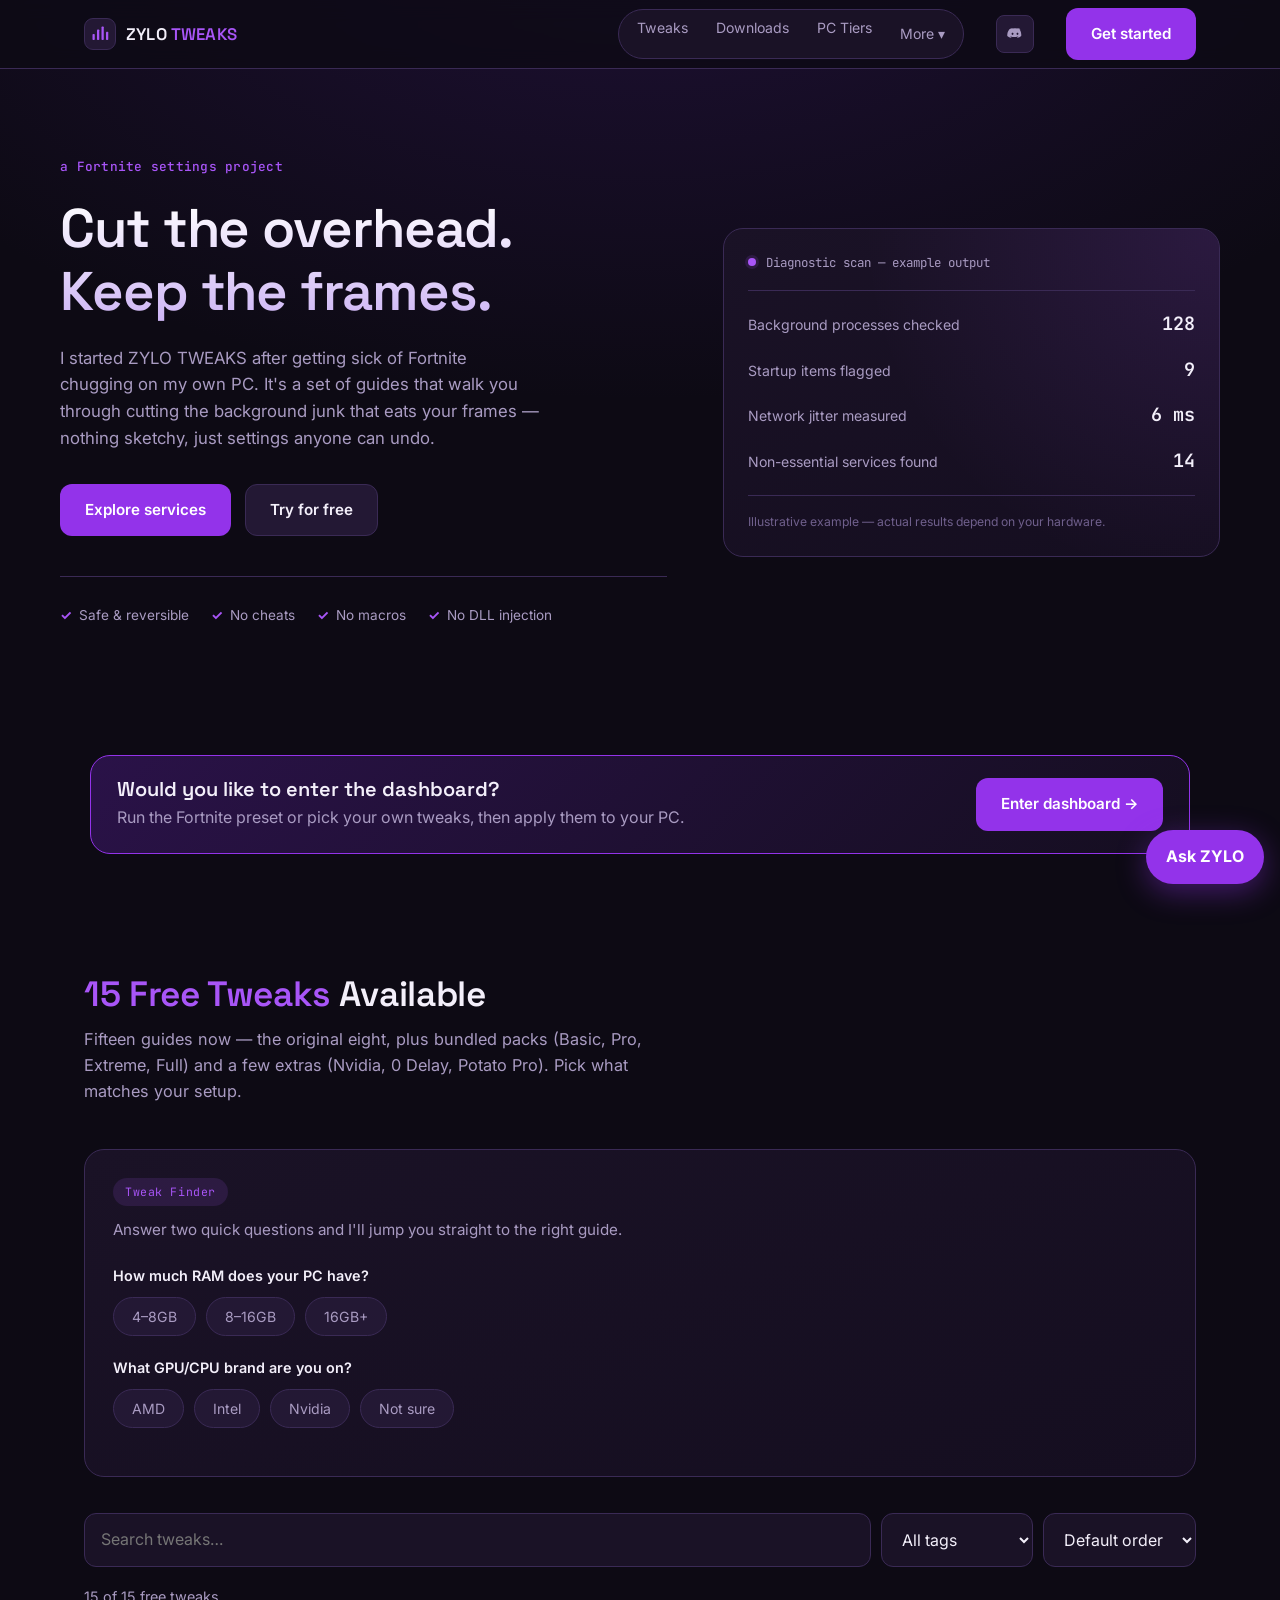
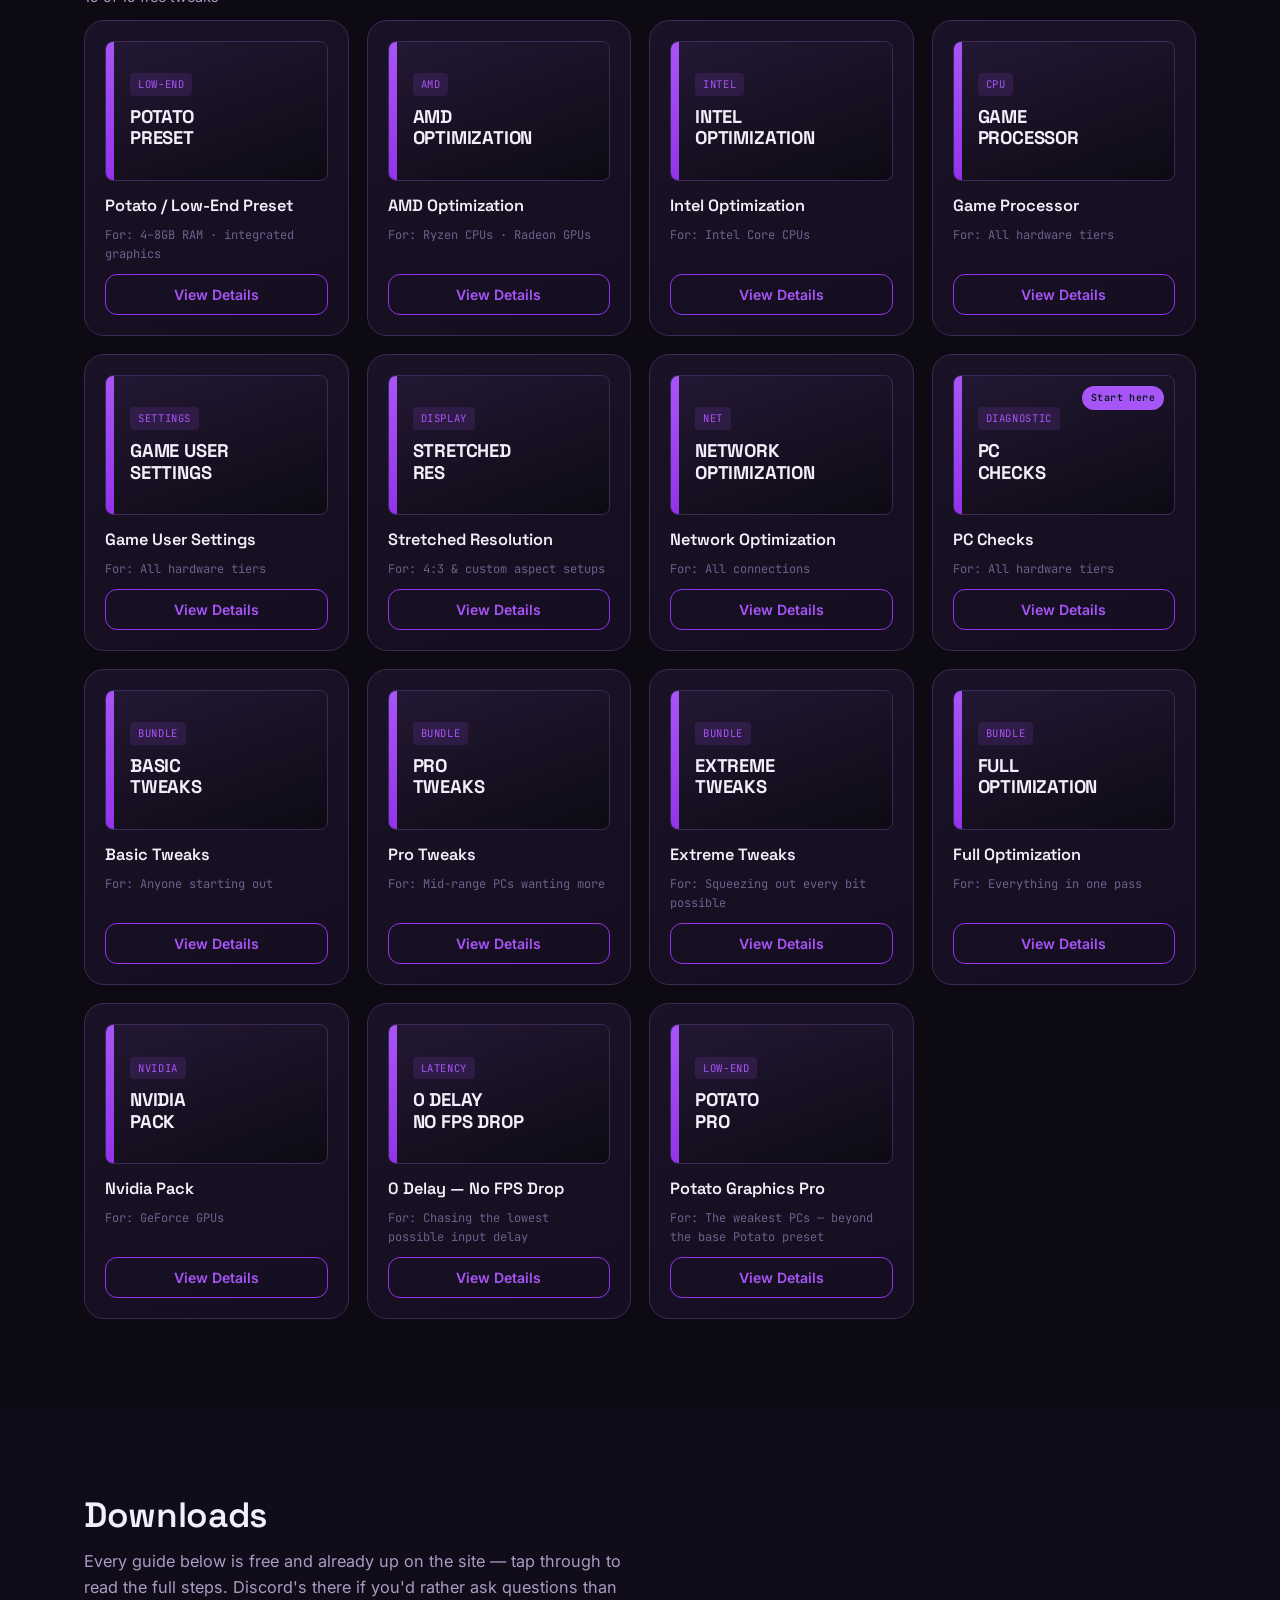
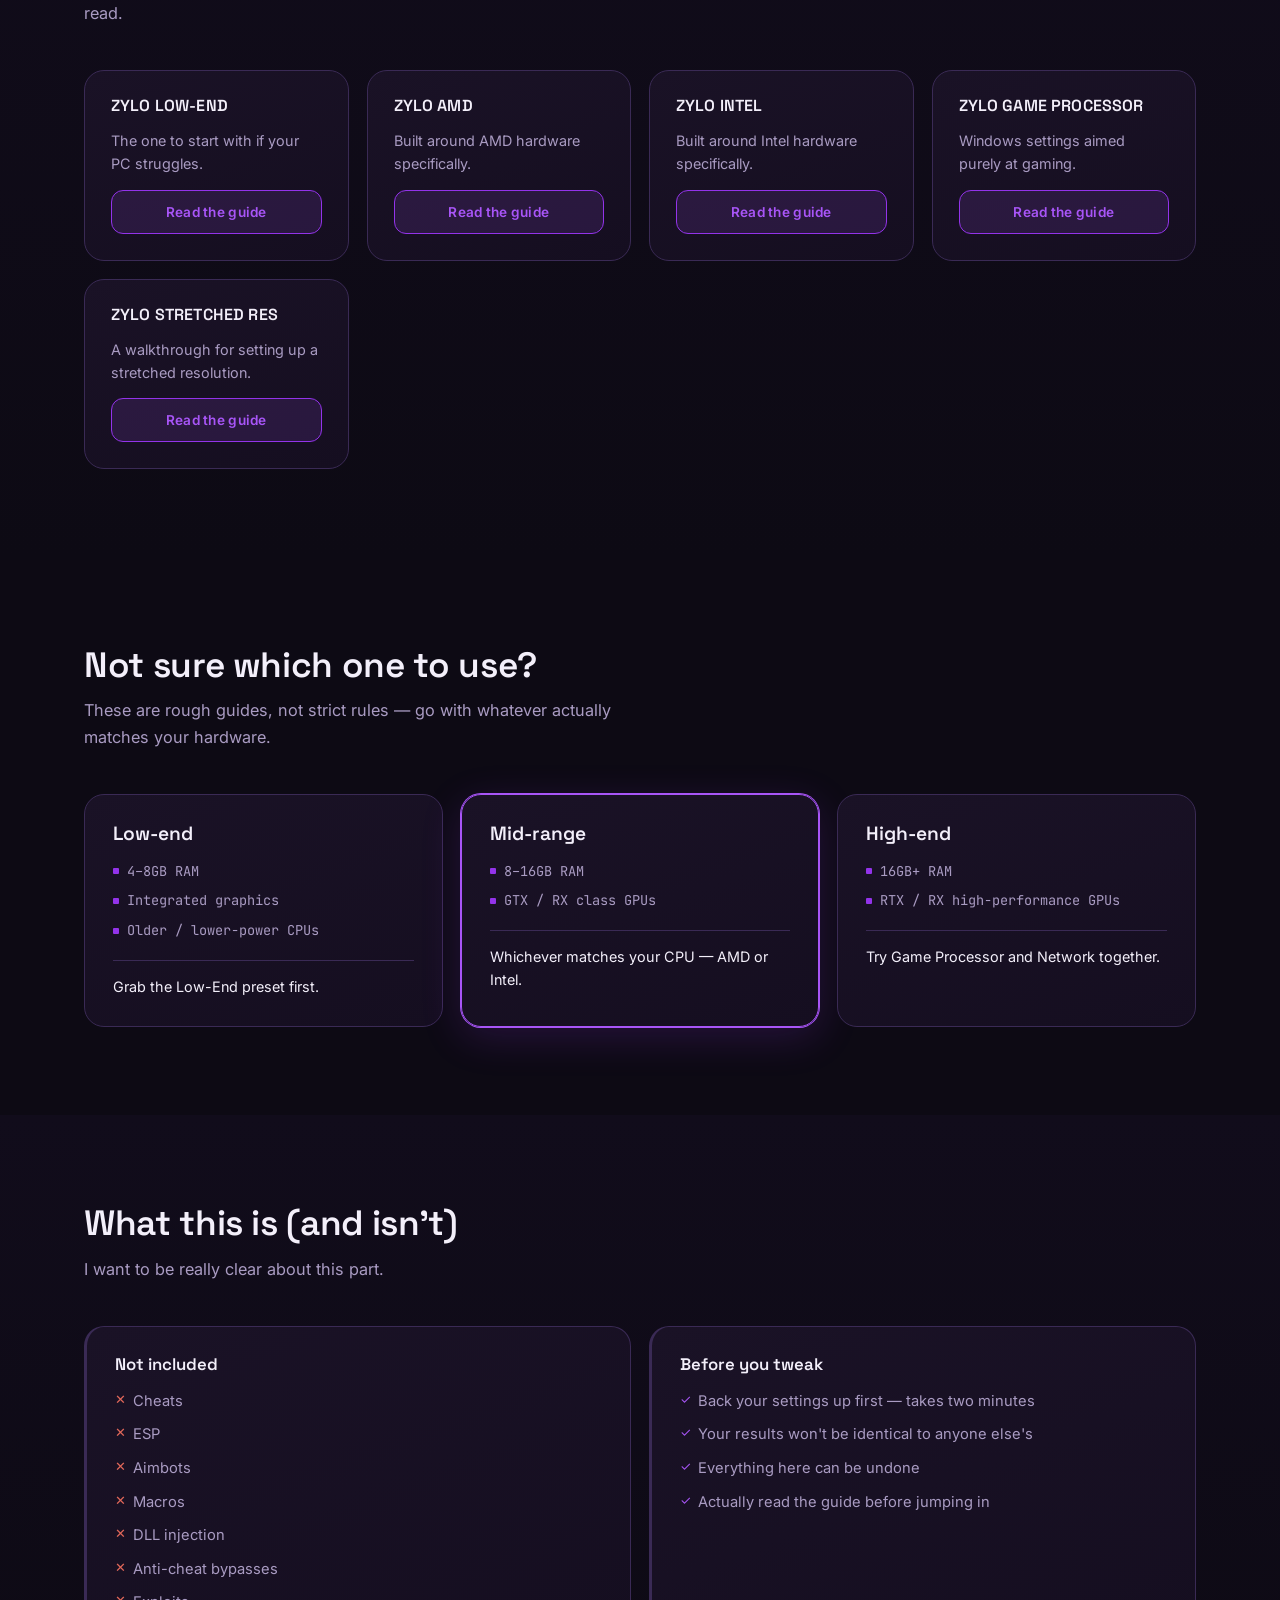
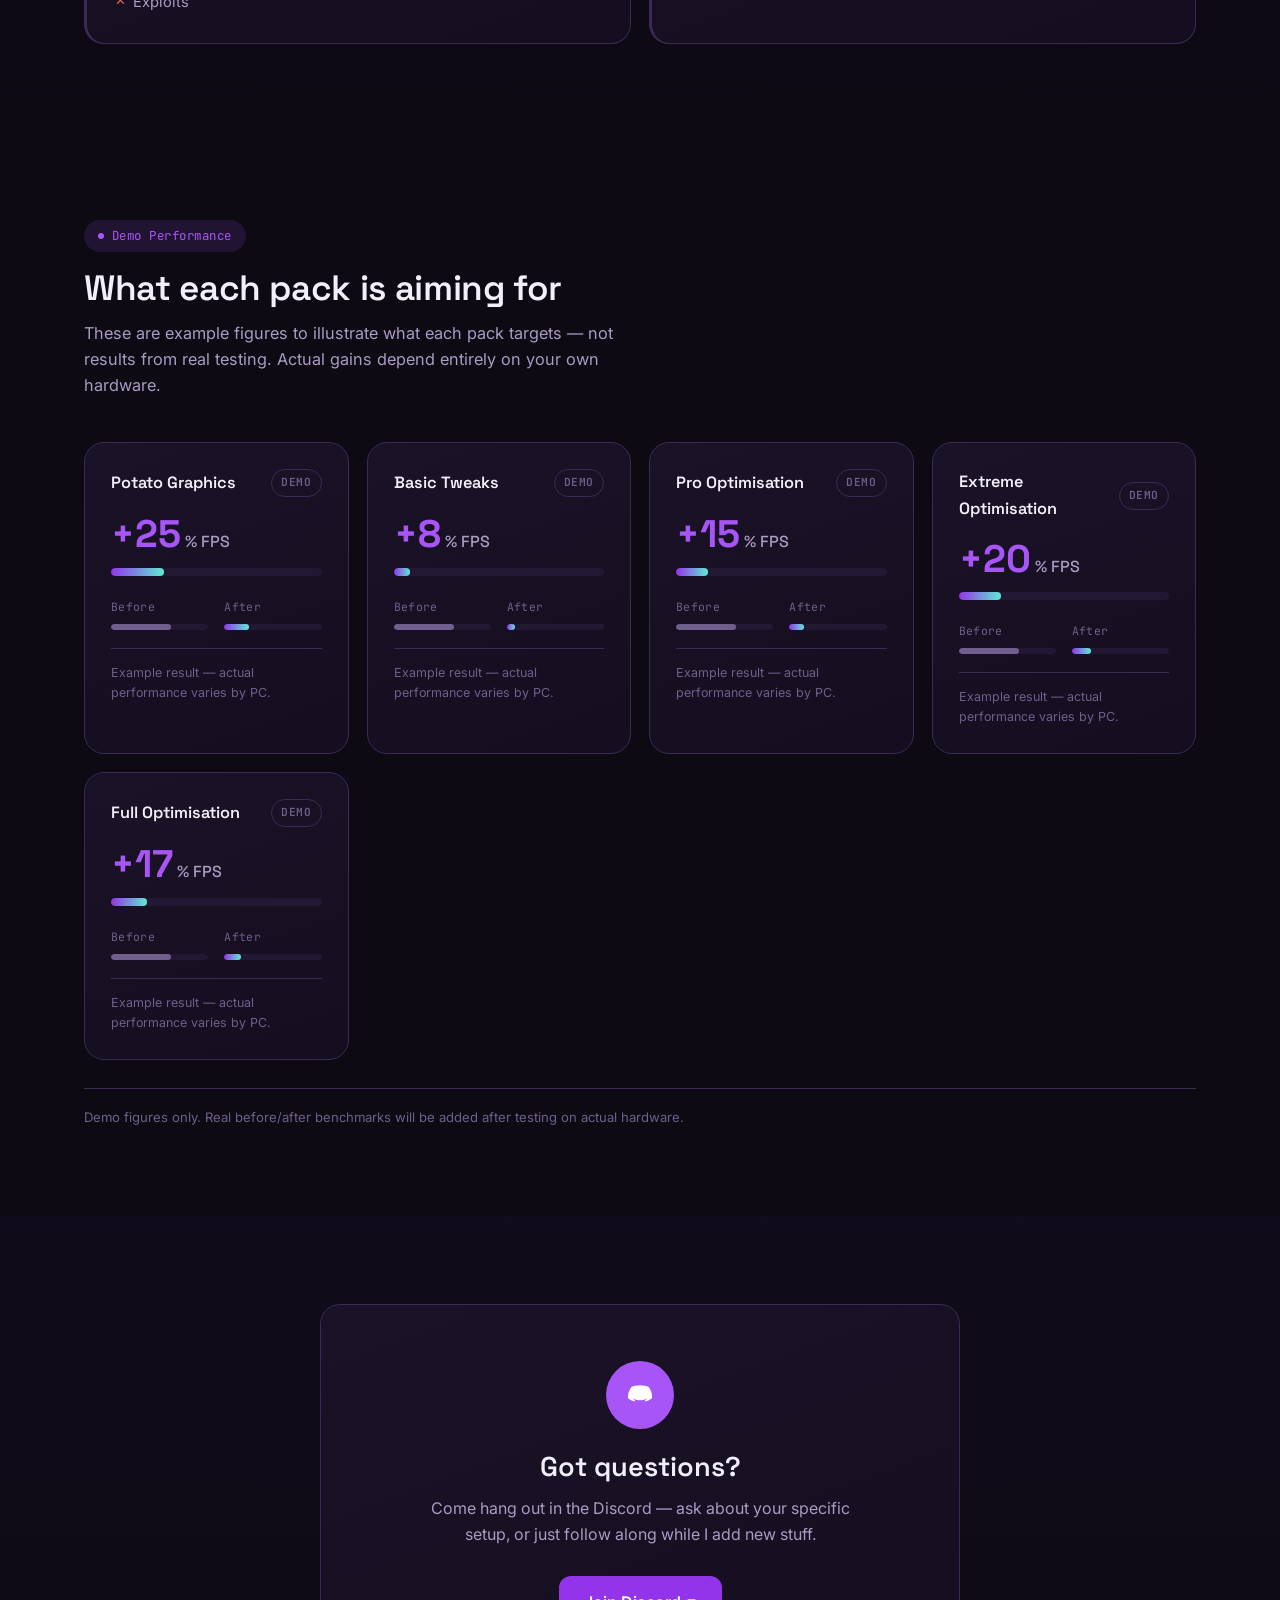
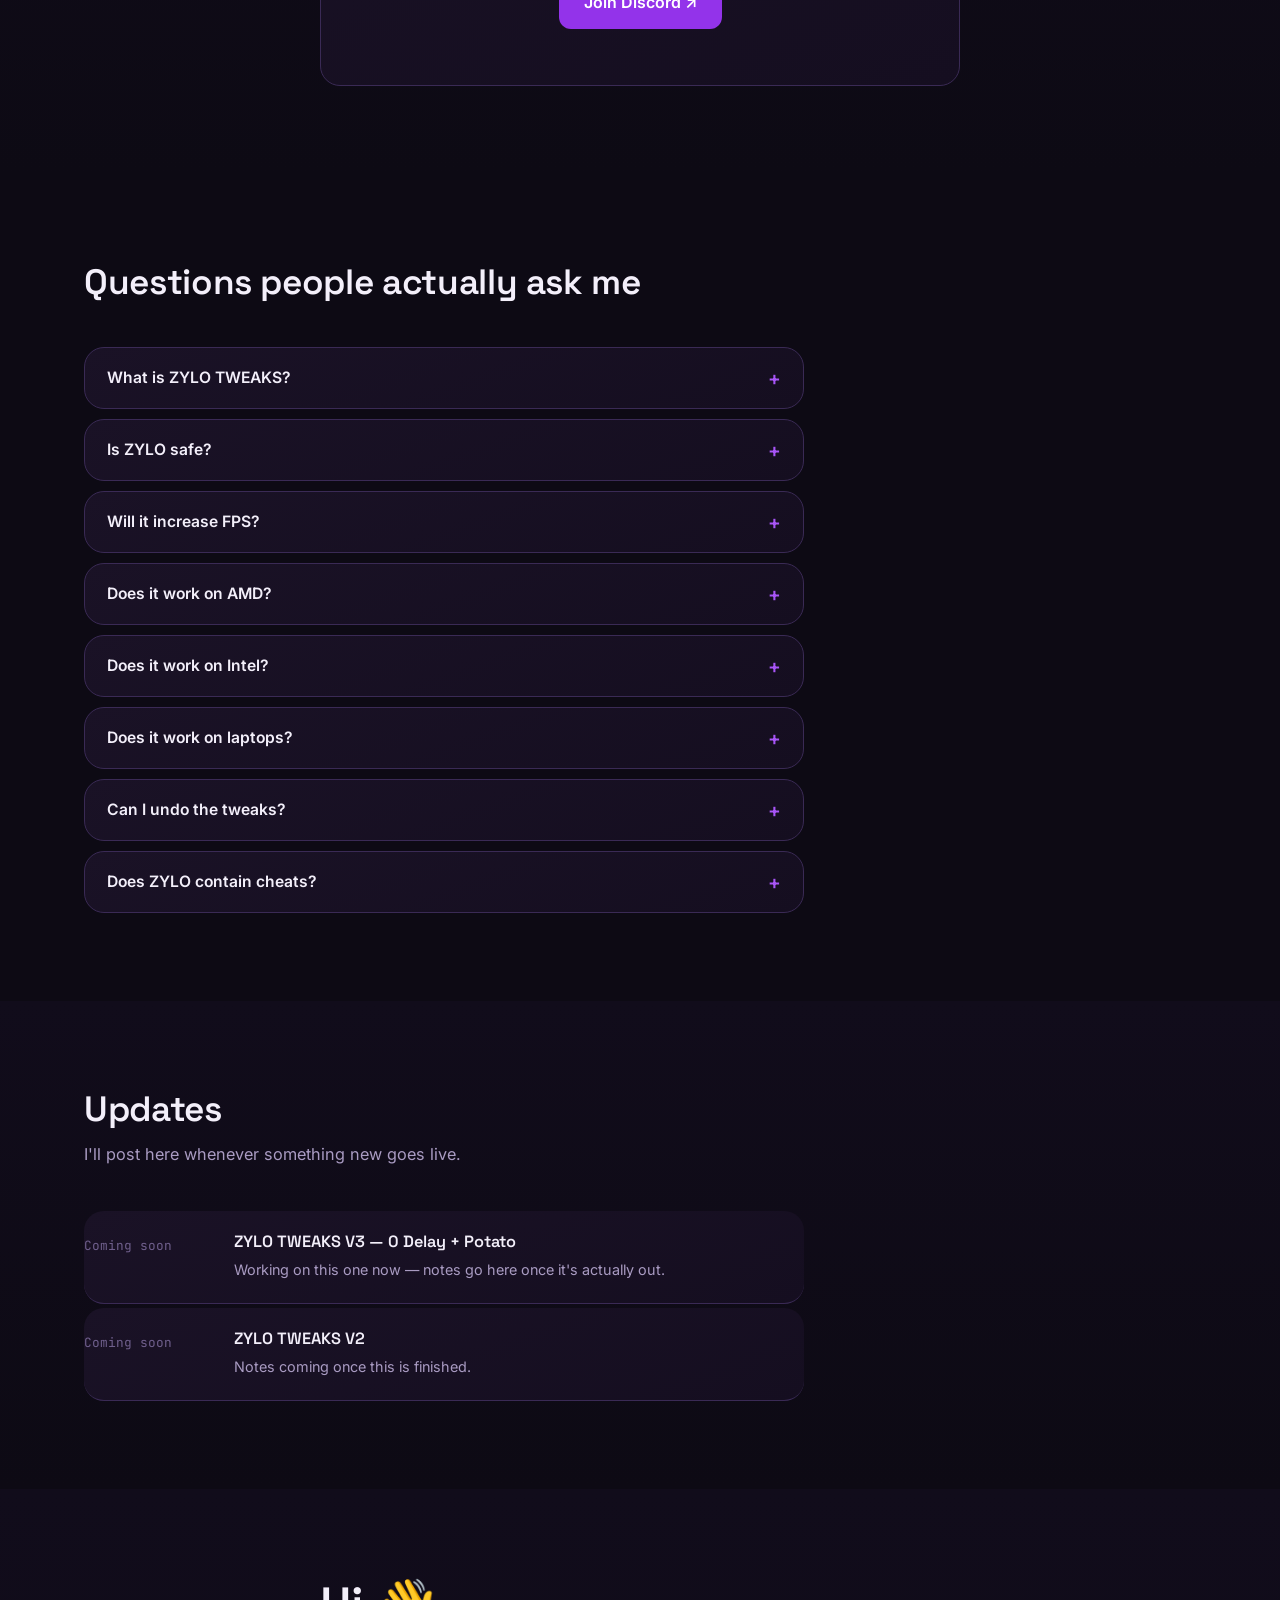
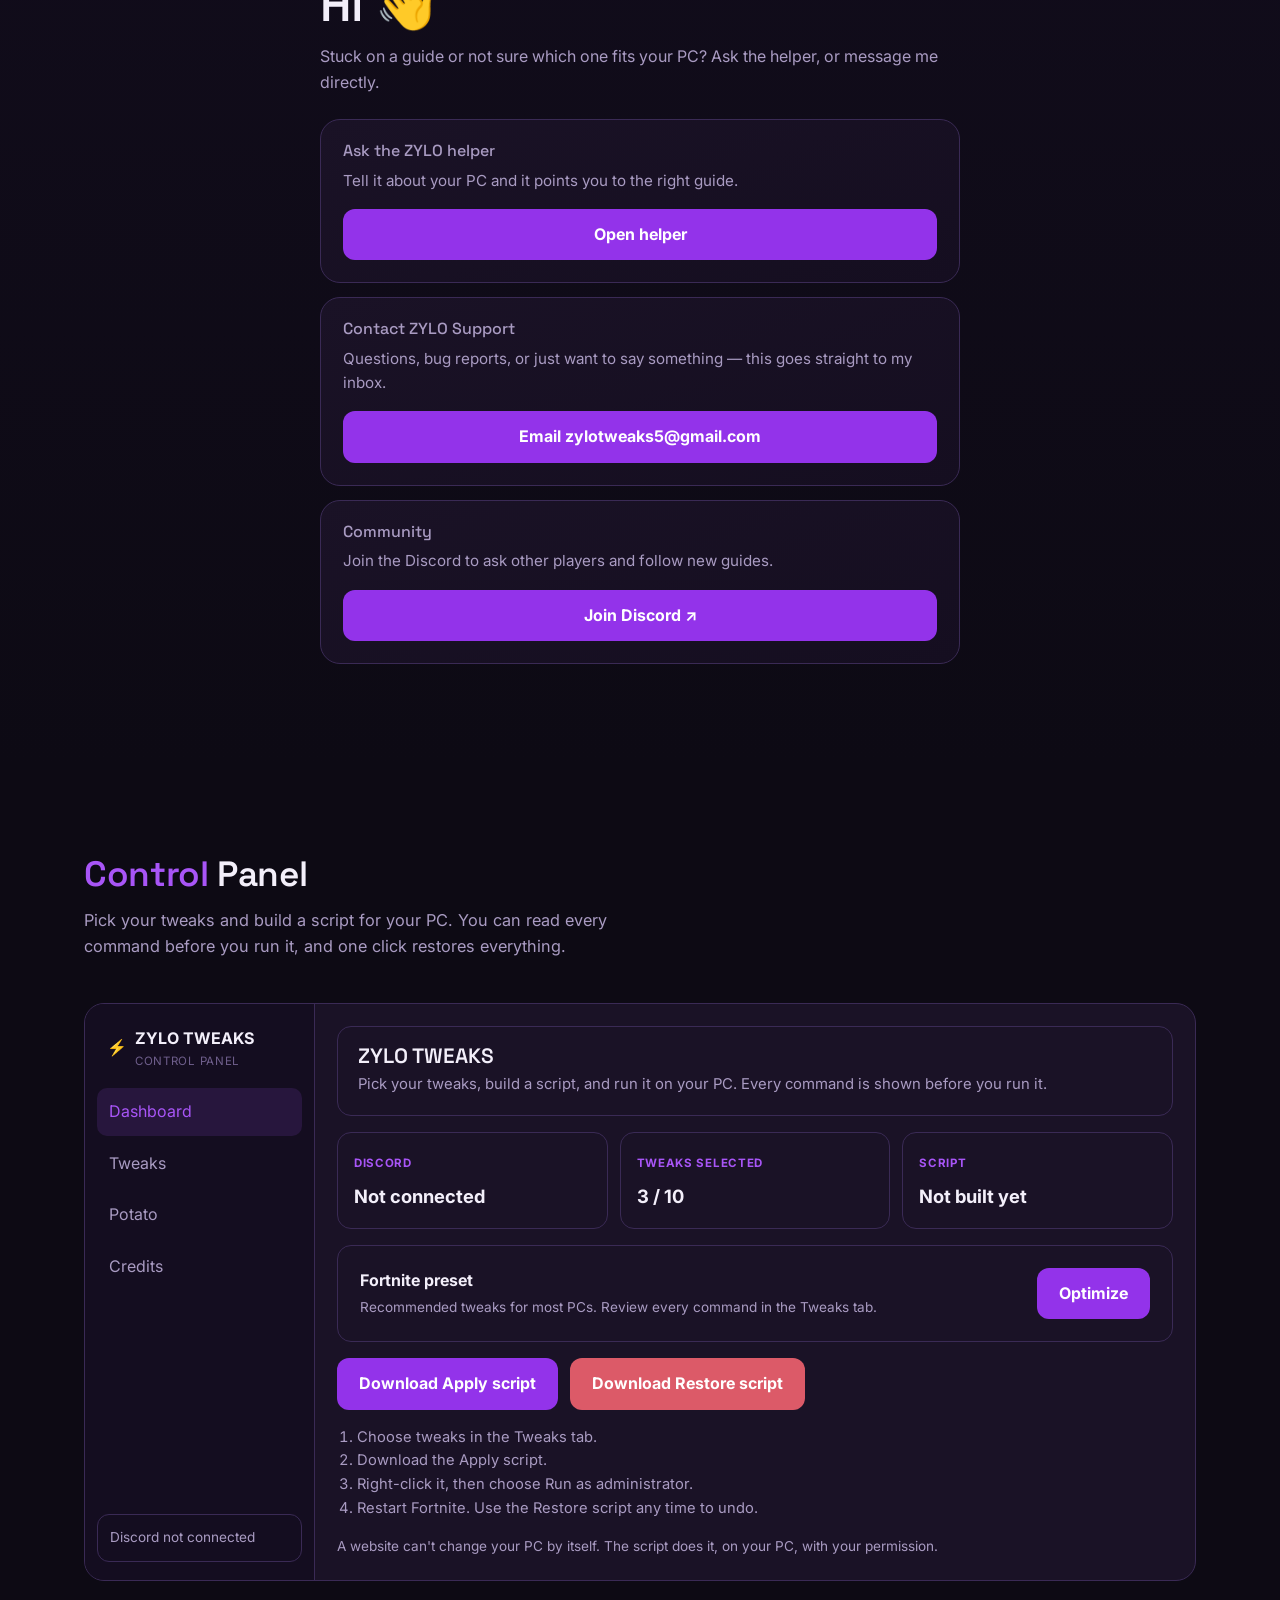
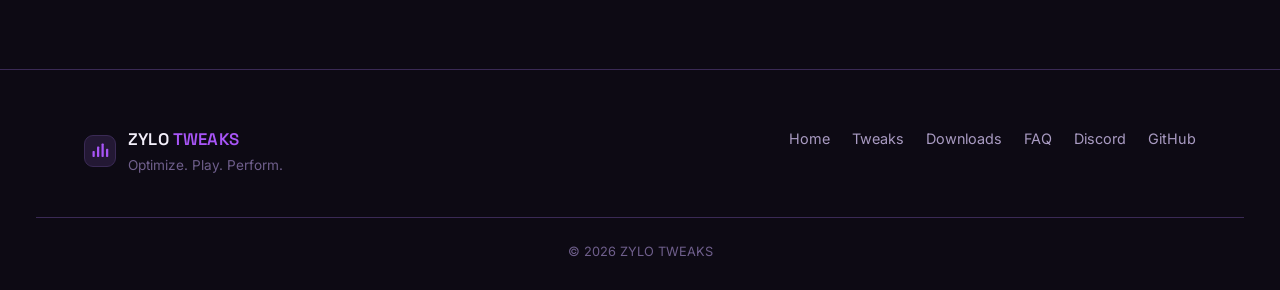
<file: index.html>
<!DOCTYPE html>
<html lang="en">
<head>
<meta charset="UTF-8">
<meta name="viewport" content="width=device-width, initial-scale=1.0, viewport-fit=cover">
<title>ZYLO TWEAKS — Optimize. Play. Perform.</title>
<meta name="description" content="ZYLO TWEAKS — Fortnite PC settings guides that actually explain what they're doing, built for low-end, AMD and Intel setups.">

<!-- Social preview (Discord, Twitter, etc.) -->
<meta property="og:title" content="ZYLO TWEAKS — Optimize. Play. Perform.">
<meta property="og:description" content="Free Fortnite PC settings guides — low-end, AMD, Intel, network and more. Written steps, no scripts, nothing to download and run.">
<meta property="og:type" content="website">
<meta name="twitter:card" content="summary">
<meta name="twitter:title" content="ZYLO TWEAKS — Optimize. Play. Perform.">
<meta name="twitter:description" content="Free Fortnite PC settings guides — low-end, AMD, Intel, network and more.">

<!-- Favicon -->
<link rel="icon" type="image/png" href="[data-uri]">

<link rel="preconnect" href="https://fonts.googleapis.com">
<link rel="preconnect" href="https://fonts.gstatic.com" crossorigin>
<link href="https://fonts.googleapis.com/css2?family=Space+Grotesk:wght@500;600;700&family=Inter:wght@400;500;600;700&family=JetBrains+Mono:wght@400;500;600&display=swap" rel="stylesheet">
<link rel="stylesheet" href="style.css?v=4">
<link rel="stylesheet" href="theme-purple.css?v=4">
</head>
<body>

<!-- ===== NAVIGATION ===== -->
<header class="site-header" id="site-header">
  <nav class="nav">
    <a href="#top" class="nav-brand">
      <span class="brand-mark" aria-hidden="true">
        <svg viewBox="0 0 24 24" width="18" height="18">
          <rect x="2" y="12" width="3" height="8" rx="1" fill="currentColor"/>
          <rect x="8" y="6" width="3" height="14" rx="1" fill="currentColor"/>
          <rect x="14" y="2" width="3" height="18" rx="1" fill="currentColor"/>
          <rect x="20" y="9" width="3" height="11" rx="1" fill="currentColor"/>
        </svg>
      </span>
      <span class="brand-name">ZYLO <em>TWEAKS</em></span>
    </a>

    <ul class="nav-links" id="nav-links">
      <li><a href="#tweaks">Tweaks</a></li>
      <li><a href="#downloads">Downloads</a></li>
      <li><a href="#tiers">PC Tiers</a></li>
      <li><button type="button" class="more-btn" id="more-btn" aria-expanded="false" aria-controls="mega">More ▾</button></li>
    </ul>

    <a href="https://discord.gg/zAaH8uxAG" class="icon-btn" aria-label="Discord" target="_blank" rel="noopener">
      <svg width="18" height="18" viewBox="0 0 24 24" fill="currentColor"><path d="M19.5 5.6a16.6 16.6 0 0 0-4-1.2l-.2.4a11.7 11.7 0 0 1 3.5 1.3 13.9 13.9 0 0 0-13.6 0 11.7 11.7 0 0 1 3.5-1.3l-.2-.4a16.6 16.6 0 0 0-4 1.2C2.2 8.6 1.5 11.6 1.7 14.5a16.7 16.7 0 0 0 5 2.6l.6-1a10.8 10.8 0 0 1-1.7-.9l.4-.3a12 12 0 0 0 10 0l.4.3a10.8 10.8 0 0 1-1.7.9l.6 1a16.7 16.7 0 0 0 5-2.6c.4-3.3-.4-6.3-2.3-8.9zM8.7 13.3c-.7 0-1.3-.7-1.3-1.5s.6-1.5 1.3-1.5 1.4.7 1.3 1.5c0 .8-.6 1.5-1.3 1.5zm6.6 0c-.7 0-1.3-.7-1.3-1.5s.6-1.5 1.3-1.5 1.3.7 1.3 1.5-.6 1.5-1.3 1.5z"/></svg>
    </a>
    <a href="#downloads" class="btn btn-solid nav-cta">Get started</a>

    <button class="hamburger" id="hamburger" aria-label="Toggle menu" aria-expanded="false" aria-controls="nav-links">
      <span></span><span></span><span></span>
    </button>
  </nav>
  <div class="mega" id="mega" hidden>
    <div class="mega-in">
      <div class="mega-col">
        <div class="mega-h">Resources</div>
        <a class="mega-item" href="#tweaks"><b>Free Tweaks</b><small>15 free guides to boost performance</small></a>
        <a class="mega-item" href="ai.html"><b>ZYLO AI</b><small>AI workspace (preview)</small></a>
        <a class="mega-item" href="dashboard.html"><b>Dashboard</b><small>Apply tweaks to your PC</small></a>
        <a class="mega-item" href="#panel"><b>Control Panel</b><small>Build your tweak script</small></a>
        <a class="mega-item" href="#safety"><b>Safety</b><small>What this is and isn't</small></a>
        <a class="mega-item" href="#updates"><b>Updates</b><small>Latest updates &amp; fixes</small></a>
        <a class="mega-item" href="about.html"><b>About</b><small>Why ZYLO TWEAKS exists</small></a>
      </div>
      <div class="mega-col">
        <div class="mega-h">Support</div>
        <a class="mega-item" href="https://discord.gg/zAaH8uxAG" target="_blank" rel="noopener"><b>ZYLO Discord <span>↗</span></b><small>Ask questions &amp; follow updates</small></a>
        <button type="button" class="mega-item" data-zh-open><b>Need help? <span>↗</span></b><small>Ask the ZYLO helper</small></button>
        <a class="mega-item" href="#faq"><b>FAQ</b><small>Quick answers</small></a>
        <a class="mega-item" href="#contact"><b>Contact</b><small>Email me directly</small></a>
      </div>
    </div>
  </div>
</header>

<main id="top">

  <!-- ===== HERO ===== -->
  <section class="hero">
    <div class="hero-inner">

      <div class="hero-copy">
        <p class="hero-eyebrow">a Fortnite settings project</p>
        <h1 class="hero-title">Cut the overhead.<br>Keep the frames.</h1>
        <p class="hero-desc">
          I started ZYLO TWEAKS after getting sick of Fortnite chugging on my own PC.
          It's a set of guides that walk you through cutting the background junk that eats
          your frames — nothing sketchy, just settings anyone can undo.
        </p>

        <div class="hero-actions">
          <a href="#tweaks" class="btn btn-primary">Explore services</a>
          <a href="https://discord.gg/zAaH8uxAG" class="btn btn-secondary" target="_blank" rel="noopener">Try for free</a>
        </div>

        <ul class="trust-bar">
          <li><span class="trust-icon">✓</span> Safe &amp; reversible</li>
          <li><span class="trust-icon">✓</span> No cheats</li>
          <li><span class="trust-icon">✓</span> No macros</li>
          <li><span class="trust-icon">✓</span> No DLL injection</li>
        </ul>
      </div>

      <div class="scan-panel" role="img" aria-label="Example diagnostic scan output">
        <div class="scan-head">
          <span class="scan-dot" aria-hidden="true"></span>
          <span>Diagnostic scan — example output</span>
        </div>
        <ul class="scan-rows">
          <li>
            <span class="scan-label">Background processes checked</span>
            <span class="scan-value" data-count-to="128">0</span>
          </li>
          <li>
            <span class="scan-label">Startup items flagged</span>
            <span class="scan-value" data-count-to="9">0</span>
          </li>
          <li>
            <span class="scan-label">Network jitter measured</span>
            <span class="scan-value" data-count-to="6" data-suffix=" ms">0</span>
          </li>
          <li>
            <span class="scan-label">Non-essential services found</span>
            <span class="scan-value" data-count-to="14">0</span>
          </li>
        </ul>
        <p class="scan-caption">Illustrative example — actual results depend on your hardware.</p>
      </div>

    </div>
  </section>

  <!-- ===== TWEAKS ===== -->
  <section class="dash-cta">
    <div class="dash-cta-in">
      <div>
        <h3>Would you like to enter the dashboard?</h3>
        <p>Run the Fortnite preset or pick your own tweaks, then apply them to your PC.</p>
      </div>
      <a href="dashboard.html" class="btn btn-primary">Enter dashboard →</a>
    </div>
  </section>

  <section class="section" id="tweaks">
    <div class="section-inner">
      <div class="section-head">
        <h2><span>15 Free Tweaks</span> Available</h2>
        <p>Fifteen guides now — the original eight, plus bundled packs (Basic, Pro, Extreme, Full) and a few extras (Nvidia, 0 Delay, Potato Pro). Pick what matches your setup.</p>
      </div>

      <div class="finder">
        <div class="finder-head">
          <span class="finder-badge">Tweak Finder</span>
          <p>Answer two quick questions and I'll jump you straight to the right guide.</p>
        </div>

        <div class="finder-body">
          <div class="finder-question">
            <label>How much RAM does your PC have?</label>
            <div class="finder-options" data-group="ram">
              <button type="button" class="finder-opt" data-value="low">4–8GB</button>
              <button type="button" class="finder-opt" data-value="mid">8–16GB</button>
              <button type="button" class="finder-opt" data-value="high">16GB+</button>
            </div>
          </div>

          <div class="finder-question">
            <label>What GPU/CPU brand are you on?</label>
            <div class="finder-options" data-group="brand">
              <button type="button" class="finder-opt" data-value="amd">AMD</button>
              <button type="button" class="finder-opt" data-value="intel">Intel</button>
              <button type="button" class="finder-opt" data-value="nvidia">Nvidia</button>
              <button type="button" class="finder-opt" data-value="unsure">Not sure</button>
            </div>
          </div>

          <div class="finder-result" id="finder-result" aria-live="polite"></div>
        </div>
      </div>

      <div class="card-grid">

        <article class="tweak-card">
          <div class="tweak-box">
            <span class="tweak-box-spine"></span>
            <span class="tweak-box-tag">LOW-END</span>
            <span class="tweak-box-title">POTATO<br>PRESET</span>
          </div>
          <h3>Potato / Low-End Preset</h3>
          <p class="tweak-meta">For: 4–8GB RAM · integrated graphics</p>
          <button class="btn btn-details" onclick="window.zyloOpenTweak && window.zyloOpenTweak('low-end')" data-open-tweak="low-end">View Details</button>
        </article>

        <article class="tweak-card">
          <div class="tweak-box">
            <span class="tweak-box-spine"></span>
            <span class="tweak-box-tag">AMD</span>
            <span class="tweak-box-title">AMD<br>OPTIMIZATION</span>
          </div>
          <h3>AMD Optimization</h3>
          <p class="tweak-meta">For: Ryzen CPUs · Radeon GPUs</p>
          <button class="btn btn-details" onclick="window.zyloOpenTweak && window.zyloOpenTweak('amd')" data-open-tweak="amd">View Details</button>
        </article>

        <article class="tweak-card">
          <div class="tweak-box">
            <span class="tweak-box-spine"></span>
            <span class="tweak-box-tag">INTEL</span>
            <span class="tweak-box-title">INTEL<br>OPTIMIZATION</span>
          </div>
          <h3>Intel Optimization</h3>
          <p class="tweak-meta">For: Intel Core CPUs</p>
          <button class="btn btn-details" onclick="window.zyloOpenTweak && window.zyloOpenTweak('intel')" data-open-tweak="intel">View Details</button>
        </article>

        <article class="tweak-card">
          <div class="tweak-box">
            <span class="tweak-box-spine"></span>
            <span class="tweak-box-tag">CPU</span>
            <span class="tweak-box-title">GAME<br>PROCESSOR</span>
          </div>
          <h3>Game Processor</h3>
          <p class="tweak-meta">For: All hardware tiers</p>
          <button class="btn btn-details" onclick="window.zyloOpenTweak && window.zyloOpenTweak('game-processor')" data-open-tweak="game-processor">View Details</button>
        </article>

        <article class="tweak-card">
          <div class="tweak-box">
            <span class="tweak-box-spine"></span>
            <span class="tweak-box-tag">SETTINGS</span>
            <span class="tweak-box-title">GAME USER<br>SETTINGS</span>
          </div>
          <h3>Game User Settings</h3>
          <p class="tweak-meta">For: All hardware tiers</p>
          <button class="btn btn-details" onclick="window.zyloOpenTweak && window.zyloOpenTweak('game-settings')" data-open-tweak="game-settings">View Details</button>
        </article>

        <article class="tweak-card">
          <div class="tweak-box">
            <span class="tweak-box-spine"></span>
            <span class="tweak-box-tag">DISPLAY</span>
            <span class="tweak-box-title">STRETCHED<br>RES</span>
          </div>
          <h3>Stretched Resolution</h3>
          <p class="tweak-meta">For: 4:3 &amp; custom aspect setups</p>
          <button class="btn btn-details" onclick="window.zyloOpenTweak && window.zyloOpenTweak('stretched-res')" data-open-tweak="stretched-res">View Details</button>
        </article>

        <article class="tweak-card">
          <div class="tweak-box">
            <span class="tweak-box-spine"></span>
            <span class="tweak-box-tag">NET</span>
            <span class="tweak-box-title">NETWORK<br>OPTIMIZATION</span>
          </div>
          <h3>Network Optimization</h3>
          <p class="tweak-meta">For: All connections</p>
          <button class="btn btn-details" onclick="window.zyloOpenTweak && window.zyloOpenTweak('network')" data-open-tweak="network">View Details</button>
        </article>

        <article class="tweak-card">
          <div class="tweak-box">
            <span class="tweak-box-badge">Start here</span>
            <span class="tweak-box-spine"></span>
            <span class="tweak-box-tag">DIAGNOSTIC</span>
            <span class="tweak-box-title">PC<br>CHECKS</span>
          </div>
          <h3>PC Checks</h3>
          <p class="tweak-meta">For: All hardware tiers</p>
          <button class="btn btn-details" onclick="window.zyloOpenTweak && window.zyloOpenTweak('pc-checks')" data-open-tweak="pc-checks">View Details</button>
        </article>

        <article class="tweak-card">
          <div class="tweak-box">
            <span class="tweak-box-spine"></span>
            <span class="tweak-box-tag">BUNDLE</span>
            <span class="tweak-box-title">BASIC<br>TWEAKS</span>
          </div>
          <h3>Basic Tweaks</h3>
          <p class="tweak-meta">For: Anyone starting out</p>
          <button class="btn btn-details" onclick="window.zyloOpenTweak && window.zyloOpenTweak('basic')" data-open-tweak="basic">View Details</button>
        </article>

        <article class="tweak-card">
          <div class="tweak-box">
            <span class="tweak-box-spine"></span>
            <span class="tweak-box-tag">BUNDLE</span>
            <span class="tweak-box-title">PRO<br>TWEAKS</span>
          </div>
          <h3>Pro Tweaks</h3>
          <p class="tweak-meta">For: Mid-range PCs wanting more</p>
          <button class="btn btn-details" onclick="window.zyloOpenTweak && window.zyloOpenTweak('pro')" data-open-tweak="pro">View Details</button>
        </article>

        <article class="tweak-card">
          <div class="tweak-box">
            <span class="tweak-box-spine"></span>
            <span class="tweak-box-tag">BUNDLE</span>
            <span class="tweak-box-title">EXTREME<br>TWEAKS</span>
          </div>
          <h3>Extreme Tweaks</h3>
          <p class="tweak-meta">For: Squeezing out every bit possible</p>
          <button class="btn btn-details" onclick="window.zyloOpenTweak && window.zyloOpenTweak('extreme')" data-open-tweak="extreme">View Details</button>
        </article>

        <article class="tweak-card">
          <div class="tweak-box">
            <span class="tweak-box-spine"></span>
            <span class="tweak-box-tag">BUNDLE</span>
            <span class="tweak-box-title">FULL<br>OPTIMIZATION</span>
          </div>
          <h3>Full Optimization</h3>
          <p class="tweak-meta">For: Everything in one pass</p>
          <button class="btn btn-details" onclick="window.zyloOpenTweak && window.zyloOpenTweak('full-optimization')" data-open-tweak="full-optimization">View Details</button>
        </article>

        <article class="tweak-card">
          <div class="tweak-box">
            <span class="tweak-box-spine"></span>
            <span class="tweak-box-tag">NVIDIA</span>
            <span class="tweak-box-title">NVIDIA<br>PACK</span>
          </div>
          <h3>Nvidia Pack</h3>
          <p class="tweak-meta">For: GeForce GPUs</p>
          <button class="btn btn-details" onclick="window.zyloOpenTweak && window.zyloOpenTweak('nvidia')" data-open-tweak="nvidia">View Details</button>
        </article>

        <article class="tweak-card">
          <div class="tweak-box">
            <span class="tweak-box-spine"></span>
            <span class="tweak-box-tag">LATENCY</span>
            <span class="tweak-box-title">0 DELAY<br>NO FPS DROP</span>
          </div>
          <h3>0 Delay — No FPS Drop</h3>
          <p class="tweak-meta">For: Chasing the lowest possible input delay</p>
          <button class="btn btn-details" onclick="window.zyloOpenTweak && window.zyloOpenTweak('zero-delay')" data-open-tweak="zero-delay">View Details</button>
        </article>

        <article class="tweak-card">
          <div class="tweak-box">
            <span class="tweak-box-spine"></span>
            <span class="tweak-box-tag">LOW-END</span>
            <span class="tweak-box-title">POTATO<br>PRO</span>
          </div>
          <h3>Potato Graphics Pro</h3>
          <p class="tweak-meta">For: The weakest PCs — beyond the base Potato preset</p>
          <button class="btn btn-details" onclick="window.zyloOpenTweak && window.zyloOpenTweak('potato-pro')" data-open-tweak="potato-pro">View Details</button>
        </article>

      </div>
    </div>
  </section>

  <!-- ===== DOWNLOADS ===== -->
  <section class="section section-alt" id="downloads">
    <div class="section-inner">
      <div class="section-head">
        <h2>Downloads</h2>
        <p>Every guide below is free and already up on the site — tap through to read the full steps. Discord's there if you'd rather ask questions than read.</p>
      </div>

      <div class="download-grid">

        <div class="download-card">
          <h3>ZYLO LOW-END</h3>
          <p>The one to start with if your PC struggles.</p>
          <button class="btn btn-download-live" data-open-tweak="low-end" onclick="window.zyloOpenTweak && window.zyloOpenTweak('low-end')">Read the guide</button>
        </div>

        <div class="download-card">
          <h3>ZYLO AMD</h3>
          <p>Built around AMD hardware specifically.</p>
          <button class="btn btn-download-live" data-open-tweak="amd" onclick="window.zyloOpenTweak && window.zyloOpenTweak('amd')">Read the guide</button>
        </div>

        <div class="download-card">
          <h3>ZYLO INTEL</h3>
          <p>Built around Intel hardware specifically.</p>
          <button class="btn btn-download-live" data-open-tweak="intel" onclick="window.zyloOpenTweak && window.zyloOpenTweak('intel')">Read the guide</button>
        </div>

        <div class="download-card">
          <h3>ZYLO GAME PROCESSOR</h3>
          <p>Windows settings aimed purely at gaming.</p>
          <button class="btn btn-download-live" data-open-tweak="game-processor" onclick="window.zyloOpenTweak && window.zyloOpenTweak('game-processor')">Read the guide</button>
        </div>

        <div class="download-card">
          <h3>ZYLO STRETCHED RES</h3>
          <p>A walkthrough for setting up a stretched resolution.</p>
          <button class="btn btn-download-live" data-open-tweak="stretched-res" onclick="window.zyloOpenTweak && window.zyloOpenTweak('stretched-res')">Read the guide</button>
        </div>

      </div>
    </div>
  </section>

  <!-- ===== PC TIERS ===== -->
  <section class="section" id="tiers">
    <div class="section-inner">
      <div class="section-head">
        <h2>Not sure which one to use?</h2>
        <p>These are rough guides, not strict rules — go with whatever actually matches your hardware.</p>
      </div>

      <div class="tier-grid">

        <div class="tier-card">
          <h3>Low-end</h3>
          <ul class="tier-specs">
            <li>4–8GB RAM</li>
            <li>Integrated graphics</li>
            <li>Older / lower-power CPUs</li>
          </ul>
          <p class="tier-rec">Grab the Low-End preset first.</p>
        </div>

        <div class="tier-card tier-featured">
          <h3>Mid-range</h3>
          <ul class="tier-specs">
            <li>8–16GB RAM</li>
            <li>GTX / RX class GPUs</li>
          </ul>
          <p class="tier-rec">Whichever matches your CPU — AMD or Intel.</p>
        </div>

        <div class="tier-card">
          <h3>High-end</h3>
          <ul class="tier-specs">
            <li>16GB+ RAM</li>
            <li>RTX / RX high-performance GPUs</li>
          </ul>
          <p class="tier-rec">Try Game Processor and Network together.</p>
        </div>

      </div>
    </div>
  </section>

  <!-- ===== SAFETY ===== -->
  <section class="section section-alt" id="safety">
    <div class="section-inner safety-inner">
      <div class="section-head">
        <h2>What this is (and isn't)</h2>
        <p>I want to be really clear about this part.</p>
      </div>

      <div class="safety-grid">
        <div class="safety-col safety-no">
          <h3>Not included</h3>
          <ul>
            <li>Cheats</li>
            <li>ESP</li>
            <li>Aimbots</li>
            <li>Macros</li>
            <li>DLL injection</li>
            <li>Anti-cheat bypasses</li>
            <li>Exploits</li>
          </ul>
        </div>
        <div class="safety-col safety-yes">
          <h3>Before you tweak</h3>
          <ul>
            <li>Back your settings up first — takes two minutes</li>
            <li>Your results won't be identical to anyone else's</li>
            <li>Everything here can be undone</li>
            <li>Actually read the guide before jumping in</li>
          </ul>
        </div>
      </div>
    </div>
  </section>

  <!-- ===== DEMO PERFORMANCE (illustrative only — not real benchmarks) ===== -->
  <section class="section" id="performance">
    <div class="section-inner">
      <div class="section-head">
        <div class="demo-label">
          <span class="demo-dot" aria-hidden="true"></span> Demo Performance
        </div>
        <h2>What each pack is aiming for</h2>
        <p>These are example figures to illustrate what each pack targets — not results from real testing. Actual gains depend entirely on your own hardware.</p>
      </div>

      <div class="perf-grid">

        <div class="perf-card">
          <div class="perf-head">
            <span class="perf-game">Potato Graphics</span>
            <span class="perf-badge">DEMO</span>
          </div>
          <div class="perf-percent" data-percent="25">+25<span>% FPS</span></div>
          <div class="perf-bar-track">
            <div class="perf-bar-fill" data-fill="25"></div>
          </div>
          <div class="perf-ba">
            <div class="perf-ba-col">
              <span class="perf-ba-label">Before</span>
              <div class="perf-ba-track"><div class="perf-ba-fill perf-ba-before"></div></div>
            </div>
            <div class="perf-ba-col">
              <span class="perf-ba-label">After</span>
              <div class="perf-ba-track"><div class="perf-ba-fill perf-ba-after" data-fill="25"></div></div>
            </div>
          </div>
          <p class="perf-note">Example result — actual performance varies by PC.</p>
        </div>

        <div class="perf-card">
          <div class="perf-head">
            <span class="perf-game">Basic Tweaks</span>
            <span class="perf-badge">DEMO</span>
          </div>
          <div class="perf-percent" data-percent="8">+8<span>% FPS</span></div>
          <div class="perf-bar-track">
            <div class="perf-bar-fill" data-fill="8"></div>
          </div>
          <div class="perf-ba">
            <div class="perf-ba-col">
              <span class="perf-ba-label">Before</span>
              <div class="perf-ba-track"><div class="perf-ba-fill perf-ba-before"></div></div>
            </div>
            <div class="perf-ba-col">
              <span class="perf-ba-label">After</span>
              <div class="perf-ba-track"><div class="perf-ba-fill perf-ba-after" data-fill="8"></div></div>
            </div>
          </div>
          <p class="perf-note">Example result — actual performance varies by PC.</p>
        </div>

        <div class="perf-card">
          <div class="perf-head">
            <span class="perf-game">Pro Optimisation</span>
            <span class="perf-badge">DEMO</span>
          </div>
          <div class="perf-percent" data-percent="15">+15<span>% FPS</span></div>
          <div class="perf-bar-track">
            <div class="perf-bar-fill" data-fill="15"></div>
          </div>
          <div class="perf-ba">
            <div class="perf-ba-col">
              <span class="perf-ba-label">Before</span>
              <div class="perf-ba-track"><div class="perf-ba-fill perf-ba-before"></div></div>
            </div>
            <div class="perf-ba-col">
              <span class="perf-ba-label">After</span>
              <div class="perf-ba-track"><div class="perf-ba-fill perf-ba-after" data-fill="15"></div></div>
            </div>
          </div>
          <p class="perf-note">Example result — actual performance varies by PC.</p>
        </div>

        <div class="perf-card">
          <div class="perf-head">
            <span class="perf-game">Extreme Optimisation</span>
            <span class="perf-badge">DEMO</span>
          </div>
          <div class="perf-percent" data-percent="20">+20<span>% FPS</span></div>
          <div class="perf-bar-track">
            <div class="perf-bar-fill" data-fill="20"></div>
          </div>
          <div class="perf-ba">
            <div class="perf-ba-col">
              <span class="perf-ba-label">Before</span>
              <div class="perf-ba-track"><div class="perf-ba-fill perf-ba-before"></div></div>
            </div>
            <div class="perf-ba-col">
              <span class="perf-ba-label">After</span>
              <div class="perf-ba-track"><div class="perf-ba-fill perf-ba-after" data-fill="20"></div></div>
            </div>
          </div>
          <p class="perf-note">Example result — actual performance varies by PC.</p>
        </div>

        <div class="perf-card">
          <div class="perf-head">
            <span class="perf-game">Full Optimisation</span>
            <span class="perf-badge">DEMO</span>
          </div>
          <div class="perf-percent" data-percent="17">+17<span>% FPS</span></div>
          <div class="perf-bar-track">
            <div class="perf-bar-fill" data-fill="17"></div>
          </div>
          <div class="perf-ba">
            <div class="perf-ba-col">
              <span class="perf-ba-label">Before</span>
              <div class="perf-ba-track"><div class="perf-ba-fill perf-ba-before"></div></div>
            </div>
            <div class="perf-ba-col">
              <span class="perf-ba-label">After</span>
              <div class="perf-ba-track"><div class="perf-ba-fill perf-ba-after" data-fill="17"></div></div>
            </div>
          </div>
          <p class="perf-note">Example result — actual performance varies by PC.</p>
        </div>

      </div>

      <p class="perf-caption">Demo figures only. Real before/after benchmarks will be added after testing on actual hardware.</p>
    </div>
  </section>

  <!-- ===== DISCORD CTA ===== -->
  <section class="section section-alt" id="discord-cta">
    <div class="section-inner">
      <div class="discord-panel">
        <div class="discord-icon" aria-hidden="true">
          <svg viewBox="0 0 24 24" width="30" height="30" fill="none">
            <path d="M9 12c0 .8-.6 1.5-1.4 1.5S6.2 12.8 6.2 12s.6-1.5 1.4-1.5S9 11.2 9 12zM17.8 12c0 .8-.6 1.5-1.4 1.5s-1.4-.7-1.4-1.5.6-1.5 1.4-1.5 1.4.7 1.4 1.5z" fill="#06181c"/>
            <path d="M18.9 5.5A16.9 16.9 0 0 0 15 4.3l-.2.3a12.9 12.9 0 0 1 3.5 1.3 13.9 13.9 0 0 0-12.6 0A12.9 12.9 0 0 1 9.2 4.6L9 4.3a16.9 16.9 0 0 0-3.9 1.2C2.9 8.6 2.2 11.6 2.4 14.6a17 17 0 0 0 5.1 2.6l.7-1.1a10.9 10.9 0 0 1-1.8-.9l.4-.3a12.2 12.2 0 0 0 10.4 0l.4.3c-.6.3-1.2.6-1.8.9l.7 1.1a17 17 0 0 0 5.1-2.6c.3-3.4-.6-6.4-2.7-9.1z" fill="#06181c"/>
          </svg>
        </div>
        <h2>Got questions?</h2>
        <p>Come hang out in the Discord — ask about your specific setup, or just follow along while I add new stuff.</p>
        <a href="https://discord.gg/zAaH8uxAG" class="btn btn-primary discord-btn" target="_blank" rel="noopener">Join Discord ↗</a>
      </div>
    </div>
  </section>

  <!-- ===== FAQ ===== -->
  <section class="section" id="faq">
    <div class="section-inner">
      <div class="section-head">
        <h2>Questions people actually ask me</h2>
      </div>

      <div class="faq-list">

        <div class="faq-item">
          <button class="faq-question">
            What is ZYLO TWEAKS?
            <span class="faq-toggle">+</span>
          </button>
          <div class="faq-answer">
            <p>A bunch of settings guides for Fortnite, mainly aimed at people running weaker PCs. I built it because I couldn't find guides that actually explained why each setting mattered.</p>
          </div>
        </div>

        <div class="faq-item">
          <button class="faq-question">
            Is ZYLO safe?
            <span class="faq-toggle">+</span>
          </button>
          <div class="faq-answer">
            <p>Yeah — everything is just a normal Windows or in-game setting. Nothing touches game files, nothing goes near the anti-cheat.</p>
          </div>
        </div>

        <div class="faq-item">
          <button class="faq-question">
            Will it increase FPS?
            <span class="faq-toggle">+</span>
          </button>
          <div class="faq-answer">
            <p>It can, but I'm not going to promise you a number — it really depends on your PC and what else is running in the background.</p>
          </div>
        </div>

        <div class="faq-item">
          <button class="faq-question">
            Does it work on AMD?
            <span class="faq-toggle">+</span>
          </button>
          <div class="faq-answer">
            <p>Yep — that's exactly what the AMD guide is for.</p>
          </div>
        </div>

        <div class="faq-item">
          <button class="faq-question">
            Does it work on Intel?
            <span class="faq-toggle">+</span>
          </button>
          <div class="faq-answer">
            <p>Yep, same deal but for Intel — check out that guide.</p>
          </div>
        </div>

        <div class="faq-item">
          <button class="faq-question">
            Does it work on laptops?
            <span class="faq-toggle">+</span>
          </button>
          <div class="faq-answer">
            <p>Mostly. Laptops are trickier because of thermals and battery settings, so just don't expect identical results to a desktop.</p>
          </div>
        </div>

        <div class="faq-item">
          <button class="faq-question">
            Can I undo the tweaks?
            <span class="faq-toggle">+</span>
          </button>
          <div class="faq-answer">
            <p>Yes, always. Back your settings up first and you can flip everything back whenever you want.</p>
          </div>
        </div>

        <div class="faq-item">
          <button class="faq-question">
            Does ZYLO contain cheats?
            <span class="faq-toggle">+</span>
          </button>
          <div class="faq-answer">
            <p>No. None of that stuff — no cheats, no ESP, no macros, nothing that touches anti-cheat. Just settings.</p>
          </div>
        </div>

      </div>
    </div>
  </section>

  <!-- ===== UPDATES ===== -->
  <section class="section section-alt" id="updates">
    <div class="section-inner">
      <div class="section-head">
        <h2>Updates</h2>
        <p>I'll post here whenever something new goes live.</p>
      </div>

      <div class="update-list">

        <div class="update-item">
          <div class="update-date">Coming soon</div>
          <div class="update-body">
            <h3>ZYLO TWEAKS V3 — 0 Delay + Potato</h3>
            <p>Working on this one now — notes go here once it's actually out.</p>
          </div>
        </div>

        <div class="update-item">
          <div class="update-date">Coming soon</div>
          <div class="update-body">
            <h3>ZYLO TWEAKS V2</h3>
            <p>Notes coming once this is finished.</p>
          </div>
        </div>

      </div>
    </div>
  </section>

  <!-- ===== CONTACT ===== -->
  <section class="section section-alt" id="contact">
    <div class="section-inner">
      <div class="sup">
        <h2>Hi 👋</h2>
        <p>Stuck on a guide or not sure which one fits your PC? Ask the helper, or message me directly.</p>
        <div class="sup-card">
          <h3>Ask the ZYLO helper</h3>
          <p>Tell it about your PC and it points you to the right guide.</p>
          <button type="button" class="btn btn-primary" data-zh-open>Open helper</button>
        </div>
        <div class="sup-card">
          <h3>Contact ZYLO Support</h3>
          <p>Questions, bug reports, or just want to say something — this goes straight to my inbox.</p>
          <a href="mailto:zylotweaks5@gmail.com?subject=ZYLO%20TWEAKS%20—%20message%20from%20the%20site" class="btn btn-primary">Email zylotweaks5@gmail.com</a>
        </div>
        <div class="sup-card">
          <h3>Community</h3>
          <p>Join the Discord to ask other players and follow new guides.</p>
          <a href="https://discord.gg/zAaH8uxAG" class="btn btn-primary" target="_blank" rel="noopener">Join Discord ↗</a>
        </div>
      </div>
    </div>
  </section>

  <!-- ===== CONTROL PANEL ===== -->
  <section class="section" id="panel">
    <div class="section-inner">
      <div class="section-head">
        <h2><span>Control</span> Panel</h2>
        <p>Pick your tweaks and build a script for your PC. You can read every command before you run it, and one click restores everything.</p>
      </div>
      <div id="panel-root"></div>
    </div>
  </section>

</main>

<!-- ===== FOOTER ===== -->
<footer class="site-footer">
  <div class="footer-inner">
    <div class="footer-brand">
      <span class="brand-mark" aria-hidden="true">
        <svg viewBox="0 0 24 24" width="18" height="18">
          <rect x="2" y="12" width="3" height="8" rx="1" fill="currentColor"/>
          <rect x="8" y="6" width="3" height="14" rx="1" fill="currentColor"/>
          <rect x="14" y="2" width="3" height="18" rx="1" fill="currentColor"/>
          <rect x="20" y="9" width="3" height="11" rx="1" fill="currentColor"/>
        </svg>
      </span>
      <div>
        <div class="brand-name">ZYLO <em>TWEAKS</em></div>
        <p>Optimize. Play. Perform.</p>
      </div>
    </div>

    <ul class="footer-links">
      <li><a href="#top">Home</a></li>
      <li><a href="#tweaks">Tweaks</a></li>
      <li><a href="#downloads">Downloads</a></li>
      <li><a href="#faq">FAQ</a></li>
      <li><a href="https://discord.gg/zAaH8uxAG" target="_blank" rel="noopener">Discord</a></li>
      <li><a href="#">GitHub</a></li>
    </ul>
  </div>
  <div class="footer-bottom">© 2026 ZYLO TWEAKS</div>
</footer>

<!-- ===== TWEAK GUIDE MODAL ===== -->
<div class="tweak-modal" id="tweak-modal" aria-hidden="true">
  <div class="tweak-modal-backdrop" data-close-modal onclick="window.zyloCloseTweak && window.zyloCloseTweak()"></div>
  <div class="tweak-modal-panel" role="dialog" aria-modal="true" aria-labelledby="tweak-modal-title">
    <button class="tweak-modal-close" data-close-modal onclick="window.zyloCloseTweak && window.zyloCloseTweak()" aria-label="Close">✕</button>
    <div class="tweak-modal-body" id="tweak-modal-body">
      <!-- filled by script.js -->
    </div>
  </div>
</div>

<script src="script.js?v=4"></script>
<script src="enhance.js?v=4"></script>
<script src="helper.js?v=4"></script>
<script src="panel.js?v=4"></script>
</body>
</html>
</file>
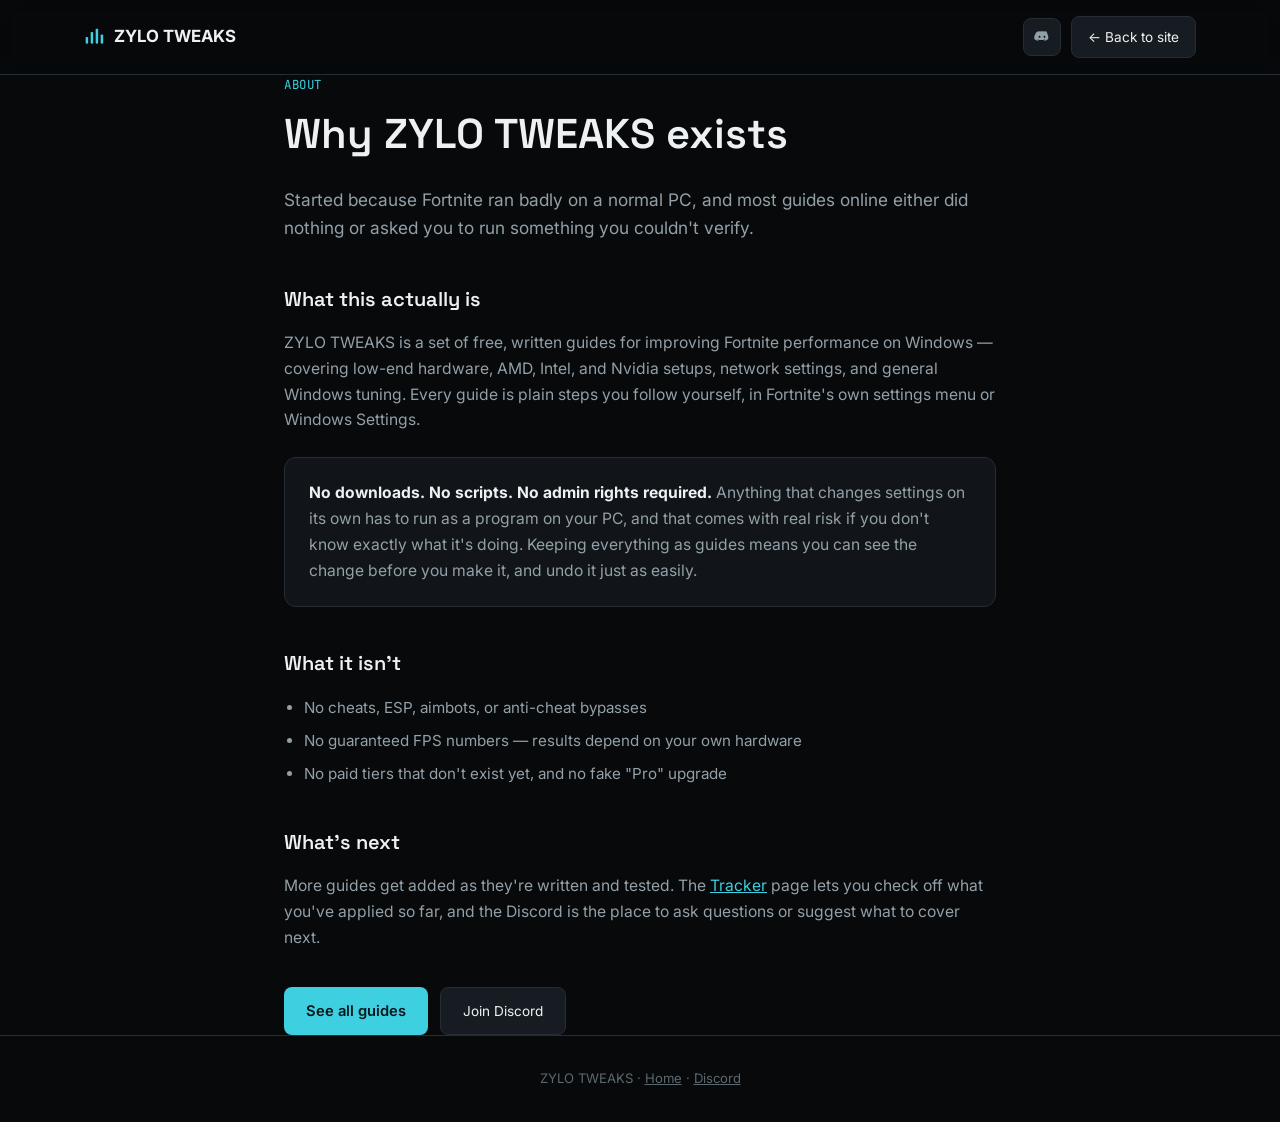
<file: about.html>
<!DOCTYPE html>
<html lang="en">
<head>
<meta charset="UTF-8">
<meta name="viewport" content="width=device-width, initial-scale=1, viewport-fit=cover">
<title>About — ZYLO TWEAKS</title>
<meta name="description" content="Why ZYLO TWEAKS exists and what it's built on — free, honest Fortnite PC settings guides.">
<link rel="preconnect" href="https://fonts.googleapis.com">
<link rel="preconnect" href="https://fonts.gstatic.com" crossorigin>
<link href="https://fonts.googleapis.com/css2?family=Space+Grotesk:wght@500;600;700&family=Inter:wght@400;500;600;700&family=JetBrains+Mono:wght@400;500;600&display=swap" rel="stylesheet">
<style>
  :root {
    --bg: #07090b; --bg-alt: #0b0e11; --surface: #11151a; --surface-2: #171c22;
    --border: #262d34; --text: #edf1f3; --text-dim: #93a0a8; --text-faint: #5d6970;
    --accent: #3ecfe0; --accent-soft: #3ecfe01c; --accent-dim: #2ba3b3;
    --font-display: 'Space Grotesk', sans-serif; --font-body: 'Inter', sans-serif; --font-mono: 'JetBrains Mono', monospace;
    box-sizing: border-box;
    padding-top: env(safe-area-inset-top, 0px); padding-bottom: env(safe-area-inset-bottom, 0px);
  }
  * { box-sizing: border-box; }
  html { scroll-padding-top: env(safe-area-inset-top, 0px); }
  body { margin: 0; background: var(--bg); color: var(--text); font-family: var(--font-body); line-height: 1.65; -webkit-font-smoothing: antialiased; }
  a { color: inherit; }
  h1, h2 { font-family: var(--font-display); font-weight: 600; margin: 0; }
  .wrap { max-width: 760px; margin: 0 auto; padding: 0 24px; }

  header {
    position: sticky; top: 0; z-index: 10;
    padding-top: calc(16px + env(safe-area-inset-top, 0px));
    padding-bottom: 16px;
    background: rgba(7,9,11,0.85);
    backdrop-filter: blur(8px);
    border-bottom: 1px solid var(--border);
  }
  .nav { max-width: 1160px; margin: 0 auto; padding: 0 24px; display: flex; align-items: center; justify-content: space-between; gap: 16px; }
  .logo { display: flex; align-items: center; gap: 10px; font-weight: 700; font-size: 1.05rem; text-decoration: none; }
  .logo svg { color: var(--accent); }
  .nav-icons { display: flex; align-items: center; gap: 10px; }
  .icon-btn {
    width: 38px; height: 38px; border-radius: 8px;
    background: var(--surface-2); border: 1px solid var(--border); color: var(--text-dim);
    display: grid; place-items: center; text-decoration: none;
  }
  .icon-btn:hover { color: var(--accent); border-color: var(--accent-dim); }
  .btn-ghost {
    background: var(--surface-2); color: var(--text); border: 1px solid var(--border);
    padding: 9px 16px; border-radius: 8px; font-size: 0.85rem; text-decoration: none;
  }
  .btn-ghost:hover { border-color: var(--accent-dim); }

  main { padding: 56px 0 80px; }
  .eyebrow { font-family: var(--font-mono); font-size: 0.78rem; color: var(--accent); letter-spacing: 0.05em; margin-bottom: 14px; }
  h1 { font-size: clamp(1.9rem, 4.5vw, 2.6rem); margin-bottom: 28px; line-height: 1.15; }
  .lede { color: var(--text-dim); font-size: 1.08rem; margin-bottom: 40px; }

  h2 { font-size: 1.25rem; margin-top: 40px; margin-bottom: 14px; }
  p { color: var(--text-dim); font-size: 0.98rem; margin: 0 0 16px; }
  p strong { color: var(--text); }

  .card {
    background: var(--surface); border: 1px solid var(--border); border-radius: 12px;
    padding: 22px 24px; margin: 24px 0;
  }
  .card p:last-child { margin-bottom: 0; }

  ul { padding-left: 20px; color: var(--text-dim); font-size: 0.95rem; }
  li { margin-bottom: 8px; }

  .cta-row { display: flex; gap: 12px; flex-wrap: wrap; margin-top: 36px; }
  .btn { display: inline-flex; align-items: center; gap: 8px; background: var(--accent); color: #06181c; font-weight: 600; padding: 12px 22px; border-radius: 8px; text-decoration: none; font-size: 0.92rem; }
  .btn:hover { background: #57dcec; }

  footer { padding: 32px 0; text-align: center; color: var(--text-faint); font-size: 0.82rem; border-top: 1px solid var(--border); }
</style>
</head>
<body>

<header>
  <div class="nav">
    <a href="index.html" class="logo">
      <svg viewBox="0 0 24 24" width="20" height="20"><rect x="2" y="12" width="3" height="8" rx="1" fill="currentColor"/><rect x="8" y="6" width="3" height="14" rx="1" fill="currentColor"/><rect x="14" y="2" width="3" height="18" rx="1" fill="currentColor"/><rect x="20" y="9" width="3" height="11" rx="1" fill="currentColor"/></svg>
      ZYLO TWEAKS
    </a>
    <div class="nav-icons">
      <a href="https://discord.gg/zAaH8uxAG" class="icon-btn" aria-label="Discord" target="_blank" rel="noopener">
        <svg width="18" height="18" viewBox="0 0 24 24" fill="currentColor"><path d="M19.5 5.6a16.6 16.6 0 0 0-4-1.2l-.2.4a11.7 11.7 0 0 1 3.5 1.3 13.9 13.9 0 0 0-13.6 0 11.7 11.7 0 0 1 3.5-1.3l-.2-.4a16.6 16.6 0 0 0-4 1.2C2.2 8.6 1.5 11.6 1.7 14.5a16.7 16.7 0 0 0 5 2.6l.6-1a10.8 10.8 0 0 1-1.7-.9l.4-.3a12 12 0 0 0 10 0l.4.3a10.8 10.8 0 0 1-1.7.9l.6 1a16.7 16.7 0 0 0 5-2.6c.4-3.3-.4-6.3-2.3-8.9zM8.7 13.3c-.7 0-1.3-.7-1.3-1.5s.6-1.5 1.3-1.5 1.4.7 1.3 1.5c0 .8-.6 1.5-1.3 1.5zm6.6 0c-.7 0-1.3-.7-1.3-1.5s.6-1.5 1.3-1.5 1.3.7 1.3 1.5-.6 1.5-1.3 1.5z"/></svg>
      </a>
      <a href="index.html" class="btn-ghost">← Back to site</a>
    </div>
  </div>
</header>

<main class="wrap">
  <div class="eyebrow">ABOUT</div>
  <h1>Why ZYLO TWEAKS exists</h1>
  <p class="lede">Started because Fortnite ran badly on a normal PC, and most guides online either did nothing or asked you to run something you couldn't verify.</p>

  <h2>What this actually is</h2>
  <p>ZYLO TWEAKS is a set of free, written guides for improving Fortnite performance on Windows — covering low-end hardware, AMD, Intel, and Nvidia setups, network settings, and general Windows tuning. Every guide is plain steps you follow yourself, in Fortnite's own settings menu or Windows Settings.</p>

  <div class="card">
    <p><strong>No downloads. No scripts. No admin rights required.</strong> Anything that changes settings on its own has to run as a program on your PC, and that comes with real risk if you don't know exactly what it's doing. Keeping everything as guides means you can see the change before you make it, and undo it just as easily.</p>
  </div>

  <h2>What it isn't</h2>
  <ul>
    <li>No cheats, ESP, aimbots, or anti-cheat bypasses</li>
    <li>No guaranteed FPS numbers — results depend on your own hardware</li>
    <li>No paid tiers that don't exist yet, and no fake "Pro" upgrade</li>
  </ul>

  <h2>What's next</h2>
  <p>More guides get added as they're written and tested. The <a href="dashboard.html" style="color:var(--accent);">Tracker</a> page lets you check off what you've applied so far, and the Discord is the place to ask questions or suggest what to cover next.</p>

  <div class="cta-row">
    <a href="index.html#tweaks" class="btn">See all guides</a>
    <a href="https://discord.gg/zAaH8uxAG" class="btn-ghost" target="_blank" rel="noopener" style="padding:12px 22px;">Join Discord</a>
  </div>
</main>

<footer>
  ZYLO TWEAKS · <a href="index.html">Home</a> · <a href="https://discord.gg/zAaH8uxAG">Discord</a>
</footer>

</body>
</html>
</file>
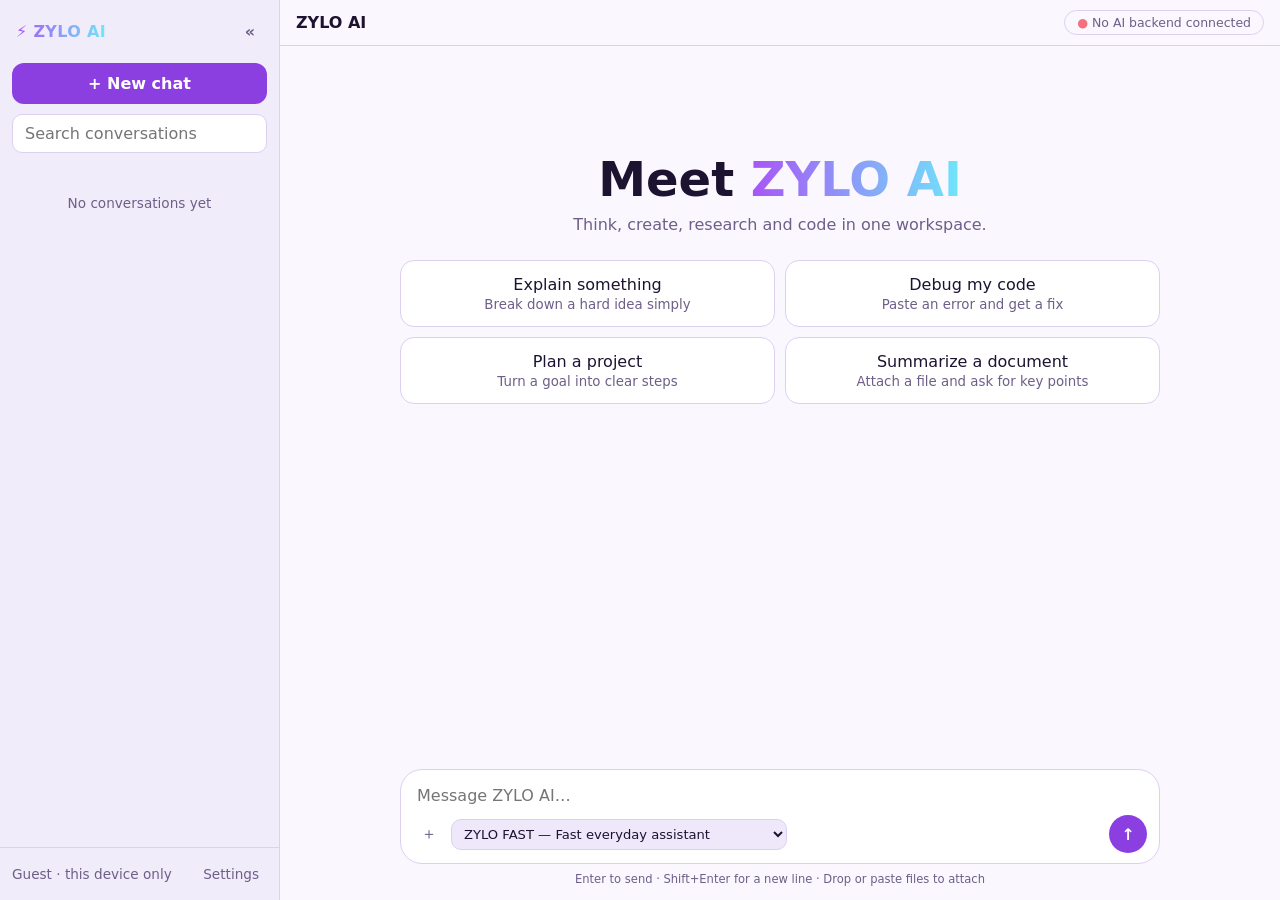
<file: ai.html>
<!DOCTYPE html>
<html lang="en" data-theme="system">
<head>
<meta charset="UTF-8">
<meta name="viewport" content="width=device-width, initial-scale=1, viewport-fit=cover">
<title>ZYLO AI</title>
<style>
:root{--bg:#0b0912;--side:#100d19;--card:#171224;--card2:#1f1830;--line:#2e2444;--text:#f1edf8;--dim:#a094b8;--acc:#a855f7;--acc2:#8b3fe0;--err:#f47280;
box-sizing:border-box;font-family:Inter,system-ui,-apple-system,Segoe UI,sans-serif}
:root[data-theme="light"]{--bg:#faf8fe;--side:#f1ecfa;--card:#fff;--card2:#efe8fb;--line:#dcd0f0;--text:#1c1330;--dim:#6d5f88}
@media(prefers-color-scheme:light){:root[data-theme="system"]{--bg:#faf8fe;--side:#f1ecfa;--card:#fff;--card2:#efe8fb;--line:#dcd0f0;--text:#1c1330;--dim:#6d5f88}}
*{box-sizing:border-box}html,body{height:100%;margin:0}
body{background:var(--bg);color:var(--text);display:flex;overflow:hidden;padding-top:env(safe-area-inset-top,0px);padding-bottom:env(safe-area-inset-bottom,0px)}
button,input,textarea,select{font:inherit;color:inherit}button{cursor:pointer}
.side{width:280px;background:var(--side);border-right:1px solid var(--line);display:flex;flex-direction:column;transition:transform .25s;flex:none}
.brand{display:flex;align-items:center;justify-content:space-between;padding:16px;font-weight:700;letter-spacing:.02em}
.brand span{background:linear-gradient(90deg,var(--acc),#6ee7f9);-webkit-background-clip:text;background-clip:text;color:transparent}
.ib{background:none;border:0;color:var(--dim);border-radius:8px;padding:6px 8px}.ib:hover{background:var(--card2);color:var(--text)}
.new{margin:0 12px 10px;background:var(--acc2);color:#fff;border:0;border-radius:12px;padding:11px;font-weight:600}.new:hover{background:var(--acc)}
.sq{margin:0 12px 8px;background:var(--card);border:1px solid var(--line);border-radius:10px;padding:9px 12px;width:auto}
.list{flex:1;overflow:auto;padding:4px 8px}
.ci{display:flex;align-items:center;gap:4px;border-radius:10px;padding:2px 4px 2px 10px}.ci:hover,.ci.on{background:var(--card2)}
.ci .t{flex:1;min-width:0;background:none;border:0;text-align:left;padding:9px 0;white-space:nowrap;overflow:hidden;text-overflow:ellipsis;font-size:.92rem}
.ci .ib{opacity:0;font-size:.8rem}.ci:hover .ib,.ci.on .ib{opacity:1}
.foot{padding:12px;border-top:1px solid var(--line);display:flex;gap:8px;align-items:center;font-size:.85rem;color:var(--dim)}
.main{flex:1;min-width:0;display:flex;flex-direction:column}
.top{display:flex;align-items:center;gap:10px;padding:10px 16px;border-bottom:1px solid var(--line)}
.top .menu{display:none}.sp{flex:1}
.banner{font-size:.78rem;color:var(--dim);border:1px solid var(--line);border-radius:999px;padding:4px 12px}
.banner b{color:var(--err)}.banner.ok b{color:#5eead4}
.chat{flex:1;overflow:auto;padding:24px 16px}.wrap{max-width:760px;margin:0 auto}
.welcome{text-align:center;padding:9vh 0 20px}.welcome h1{font-size:clamp(2rem,6vw,3rem);margin:0 0 8px}
.welcome h1 span{background:linear-gradient(90deg,var(--acc),#6ee7f9);-webkit-background-clip:text;background-clip:text;color:transparent}
.welcome p{color:var(--dim);margin:0 0 26px}
.sg{display:grid;grid-template-columns:1fr 1fr;gap:10px;text-align:left}
.sg button{background:var(--card);border:1px solid var(--line);border-radius:14px;padding:14px;color:var(--text)}.sg button:hover{border-color:var(--acc)}
.sg small{display:block;color:var(--dim);margin-top:3px}
.m{margin-bottom:22px;animation:in .2s ease}@keyframes in{from{opacity:0;transform:translateY(6px)}}
.m.u .b{background:var(--card2);border-radius:18px 18px 4px 18px;margin-left:auto;max-width:85%;width:fit-content}
.b{padding:12px 16px;line-height:1.6;overflow-wrap:anywhere}.m.a .b{padding-left:0}
.b p{margin:0 0 10px}.b h2,.b h3,.b h4,.b h5{margin:16px 0 8px;line-height:1.3}.b h2{font-size:1.35rem}.b h3{font-size:1.15rem}.b h4,.b h5{font-size:1rem}.b ul,.b ol{margin:0 0 10px;padding-left:22px}.b li{margin-bottom:4px}.b blockquote{margin:0 0 10px;padding:4px 14px;border-left:3px solid var(--acc);color:var(--dim)}.b a{color:var(--acc)}.b hr{border:0;border-top:1px solid var(--line);margin:14px 0}.b code{background:var(--card2);border-radius:5px;padding:1px 6px;font-size:.9em}
.cb{background:#0a0812;border:1px solid var(--line);border-radius:12px;margin:8px 0;overflow:hidden}
:root[data-theme="light"] .cb{background:#1c1330;color:#f1edf8}
.cb .h{display:flex;justify-content:space-between;padding:6px 12px;font-size:.75rem;color:#a094b8;border-bottom:1px solid var(--line)}
.cb .h button{background:none;border:0;color:#a094b8}.cb pre{margin:0;padding:12px;overflow-x:auto;font:.85rem/1.5 ui-monospace,Menlo,Consolas,monospace;color:#f1edf8}
.acts{display:flex;gap:2px;margin-top:2px}.acts .ib{font-size:.8rem}
.err{border:1px solid var(--err);border-radius:12px;padding:12px 14px;color:var(--err);font-size:.92rem}
.err button{margin-left:8px;background:none;border:1px solid var(--err);border-radius:8px;color:var(--err);padding:3px 10px}
.dots span{display:inline-block;width:6px;height:6px;margin-right:4px;border-radius:50%;background:var(--dim);animation:p 1s infinite}.dots span:nth-child(2){animation-delay:.15s}.dots span:nth-child(3){animation-delay:.3s}
@keyframes p{50%{opacity:.2}}
.comp{padding:8px 16px 14px}.box{max-width:760px;margin:0 auto;background:var(--card);border:1px solid var(--line);border-radius:22px;padding:10px 12px}
.box:focus-within{border-color:var(--acc)}
.box textarea{width:100%;background:none;border:0;outline:0;resize:none;max-height:200px;padding:6px 4px;font-size:1rem}
.chips{display:flex;gap:6px;flex-wrap:wrap}.chip{background:var(--card2);border-radius:10px;padding:5px 10px;font-size:.78rem;display:flex;gap:8px;align-items:center}
.chip button{background:none;border:0;color:var(--dim)}
.bar{display:flex;align-items:center;gap:6px}.bar select{background:var(--card2);border:1px solid var(--line);border-radius:10px;padding:6px 8px;font-size:.82rem}
.send{background:var(--acc2);border:0;color:#fff;border-radius:50%;width:38px;height:38px;font-weight:700}.send:hover{background:var(--acc)}.send.stop{background:var(--err)}
.hint{text-align:center;color:var(--dim);font-size:.72rem;margin-top:8px}
dialog{background:var(--card);color:var(--text);border:1px solid var(--line);border-radius:18px;padding:22px;width:min(400px,92vw)}dialog::backdrop{background:#000a}
dialog h3{margin:0 0 14px}dialog label{display:block;margin:12px 0 4px;color:var(--dim);font-size:.85rem}dialog input{width:100%;background:var(--card2);border:1px solid var(--line);border-radius:10px;padding:10px}dialog select{width:100%;background:var(--card2);border:1px solid var(--line);border-radius:10px;padding:10px}
.sc{display:none}
@media(max-width:800px){.side{position:fixed;inset:0 auto 0 0;z-index:30;transform:translateX(-100%);width:min(300px,86vw);padding-top:env(safe-area-inset-top,0px)}.side.open{transform:none}
.sc.on{display:block;position:fixed;inset:0;background:#0008;z-index:20}.top .menu{display:block}.sg{grid-template-columns:1fr}.ci .ib{opacity:1}}
:focus-visible{outline:2px solid var(--acc);outline-offset:2px}
</style>
</head>
<body>
<aside class="side" id="side">
  <div class="brand"><span>⚡ ZYLO AI</span><button class="ib" id="close" title="Collapse sidebar">«</button></div>
  <button class="new" id="new">+ New chat</button>
  <input class="sq" id="sq" type="search" placeholder="Search conversations" aria-label="Search conversations">
  <div class="list" id="list"></div>
  <div class="foot"><span style="flex:1">Guest · this device only</span><button class="ib" id="set">Settings</button></div>
</aside>
<div class="sc" id="sc"></div>
<main class="main">
  <div class="top"><button class="ib menu" id="menu" aria-label="Open sidebar">☰</button><button class="ib" id="open" title="Show sidebar" hidden>»</button><b id="ttl">ZYLO AI</b><span class="sp"></span><span class="banner" id="bn"></span></div>
  <div class="chat" id="chat"><div class="wrap" id="msgs"></div></div>
  <div class="comp">
    <div class="box" id="box">
      <div class="chips" id="chips"></div>
      <textarea id="in" rows="1" placeholder="Message ZYLO AI…" aria-label="Message"></textarea>
      <div class="bar"><button class="ib" id="att" title="Attach files">＋</button><input type="file" id="file" multiple hidden>
        <select id="model" aria-label="Model"></select><span class="sp"></span><button class="send" id="go" aria-label="Send">↑</button></div>
    </div>
    <div class="hint">Enter to send · Shift+Enter for a new line · Drop or paste files to attach</div>
  </div>
</main>
<dialog id="dlg"><h3>Settings</h3><label>Appearance</label><select id="th"><option value="system">System</option><option value="dark">Dark</option><option value="light">Light</option></select>
<label>Default model</label><select id="dm"></select><label>Backend URL (your server)</label><input id="ep" type="url" placeholder="https://zylo-ai.yourname.workers.dev"><div style="text-align:right;margin-top:18px"><button class="new" style="margin:0;padding:9px 18px" id="ok">Done</button></div></dialog>

<script>
/* ===== PROVIDER CONFIG =====
   The browser never holds API keys. Point `endpoint` at YOUR server route, which holds the keys and calls
   OpenAI / Anthropic / Gemini / OpenRouter / a local model. Leave empty = "not connected" (no fake replies).
   Request : POST {conversationId, model, messages:[{role:'user'|'assistant', content}]}
   Response: streamed plain text (chunks appended as they arrive). Non-2xx = error. */
var ZYLO={endpoint:'',models:[
 ['fast','ZYLO FAST','Fast everyday assistant'],['smart','ZYLO SMART','More capable reasoning'],['pro','ZYLO PRO','Advanced reasoning and coding'],
 ['vision','ZYLO VISION','Image understanding'],['code','ZYLO CODE','Programming-focused']]};
var $=function(i){return document.getElementById(i)};
function load(k,d){try{return JSON.parse(localStorage.getItem(k))||d}catch(e){return d}}
function save(k,v){try{localStorage.setItem(k,JSON.stringify(v))}catch(e){}}
var convs=load('zai.c',[]),S=load('zai.s',{theme:'system',model:'fast'}),cur=null,files=[],ctl=null,busy=false;
ZYLO.endpoint=S.endpoint||ZYLO.endpoint;
function uid(){return Date.now().toString(36)+Math.random().toString(36).slice(2,6)}
function esc(s){return String(s).replace(/[&<>"']/g,function(c){return{'&':'&amp;','<':'&lt;','>':'&gt;','"':'&quot;',"'":'&#39;'}[c]})}
function inl(s){return esc(s).replace(/`([^`\n]+)`/g,'<code>$1</code>').replace(/\*\*([^*\n]+)\*\*/g,'<b>$1</b>').replace(/(^|[^*])\*([^*\n]+)\*/g,'$1<i>$2</i>').replace(/\[([^\]\n]+)\]\((https?:\/\/[^\s)]+)\)/g,'<a href="$2" target="_blank" rel="noopener noreferrer">$1</a>')}
function blocks(t){var L=t.split('\n'),o=[],i=0,m,UL=/^\s*[-*•]\s+/,OL=/^\s*\d+[.)]\s+/;
  while(i<L.length){var l=L[i];
    if(!l.trim()){i++;continue}
    if(m=l.match(/^(#{1,4})\s+(.*)/)){var n=m[1].length+1;o.push('<h'+n+'>'+inl(m[2])+'</h'+n+'>');i++}
    else if(UL.test(l)){var a=[];while(i<L.length&&UL.test(L[i])){a.push('<li>'+inl(L[i].replace(UL,''))+'</li>');i++}o.push('<ul>'+a.join('')+'</ul>')}
    else if(OL.test(l)){var b=[];while(i<L.length&&OL.test(L[i])){b.push('<li>'+inl(L[i].replace(OL,''))+'</li>');i++}o.push('<ol>'+b.join('')+'</ol>')}
    else if(/^>/.test(l)){var q=[];while(i<L.length&&/^>/.test(L[i])){q.push(inl(L[i].replace(/^>\s?/,'')));i++}o.push('<blockquote>'+q.join('<br>')+'</blockquote>')}
    else if(/^-{3,}$/.test(l.trim())){o.push('<hr>');i++}
    else{var p=[inl(l)];i++;while(i<L.length&&L[i].trim()&&!/^(#{1,4}\s|\s*[-*•]\s|\s*\d+[.)]\s|>)/.test(L[i])){p.push(inl(L[i]));i++}o.push('<p>'+p.join('<br>')+'</p>')}
  }return o.join('')}
function md(t){
  var out=[];String(t).split(/```/).forEach(function(p,i){
    if(i%2){var nl=p.indexOf('\n'),lang=nl>-1?p.slice(0,nl).trim():'',code=nl>-1?p.slice(nl+1):p;
      out.push('<div class="cb"><div class="h"><span>'+esc(lang||'code')+'</span><button data-cp>Copy</button></div><pre>'+esc(code.replace(/\n$/,''))+'</pre></div>')}
    else out.push(blocks(p))});
  return out.join('')}
function getC(){return convs.find(function(c){return c.id===cur})}
function saveC(){save('zai.c',convs)}
function theme(){document.documentElement.dataset.theme=S.theme}
function banner(){var b=$('bn'),on=!!ZYLO.endpoint;b.className='banner'+(on?' ok':'');b.innerHTML=on?'<b>●</b> Backend connected':'<b>●</b> No AI backend connected'}

function renderList(){
  var q=$('sq').value.toLowerCase(),l=convs.filter(function(c){return c.title.toLowerCase().indexOf(q)>-1}).sort(function(a,b){return (b.pin|0)-(a.pin|0)||b.updated-a.updated});
  $('list').innerHTML=l.length?l.map(function(c){return '<div class="ci'+(c.id===cur?' on':'')+'" data-id="'+c.id+'"><button class="t" data-o>'+(c.pin?'📌 ':'')+esc(c.title)+'</button><button class="ib" data-pin title="Pin">📌</button><button class="ib" data-ren title="Rename">✎</button><button class="ib" data-del title="Delete">🗑</button></div>'}).join(''):'<p style="color:var(--dim);text-align:center;font-size:.85rem;padding:16px">'+(convs.length?'No matches':'No conversations yet')+'</p>'}
function renderMsgs(){
  var c=getC(),el=$('msgs');$('ttl').textContent=c?c.title:'ZYLO AI';
  if(!c||!c.msgs.length){el.innerHTML='<div class="welcome"><h1>Meet <span>ZYLO AI</span></h1><p>Think, create, research and code in one workspace.</p><div class="sg">'+
    [['Explain something','Break down a hard idea simply'],['Debug my code','Paste an error and get a fix'],['Plan a project','Turn a goal into clear steps'],['Summarize a document','Attach a file and ask for key points']].map(function(s){return '<button data-sg="'+esc(s[0]+': ')+'">'+s[0]+'<small>'+s[1]+'</small></button>'}).join('')+'</div></div>';return}
  el.innerHTML=c.msgs.map(function(m,i){
    if(m.err)return '<div class="m a"><div class="err">'+esc(m.err)+'<button data-retry>Retry</button></div></div>';
    var last=i===c.msgs.length-1;
    return '<div class="m '+(m.role==='user'?'u':'a')+'" data-i="'+i+'"><div class="b">'+(m.content?md(m.content):'<span class="dots"><span></span><span></span><span></span></span>')+'</div><div class="acts" style="'+(m.role==='user'?'justify-content:flex-end':'')+'">'+
    '<button class="ib" data-copy>Copy</button>'+(m.role==='user'?'<button class="ib" data-edit>Edit</button>':(last?'<button class="ib" data-regen>Regenerate</button>':'')+'<button class="ib'+(m.fb==='up'?' on':'')+'" data-fb="up">👍</button><button class="ib" data-fb="down">👎</button>')+'</div></div>'}).join('');
  $('chat').scrollTop=$('chat').scrollHeight}
function newChat(){cur=null;files=[];renderChips();renderList();renderMsgs();$('in').focus();closeSide()}
function ensure(){if(!getC()){var c={id:uid(),title:'New chat',model:S.model,created:Date.now(),updated:Date.now(),msgs:[]};convs.unshift(c);cur=c.id}return getC()}

function renderChips(){$('chips').innerHTML=files.map(function(f,i){return '<span class="chip">📎 '+esc(f.name)+' · '+(f.size>1048576?(f.size/1048576).toFixed(1)+' MB':Math.ceil(f.size/1024)+' KB')+'<button data-rm="'+i+'" aria-label="Remove">✕</button></span>'}).join('')}
function addFiles(list){[].slice.call(list).forEach(function(f){if(f.size>20*1048576){alert('Unable to attach '+f.name+' (over 20 MB).');return}files.push(f)});renderChips()}

function send(retry){
  if(busy)return;var c=getC(),txt=$('in').value.trim();
  if(!retry){if(!txt&&!files.length)return;c=ensure();
    var note=files.length?'\n\n[Attached: '+files.map(function(f){return f.name}).join(', ')+' — file contents are not sent until file processing is connected]':'';
    c.msgs.push({role:'user',content:txt+note});if(c.title==='New chat')c.title=(txt||files[0].name).slice(0,42);
    $('in').value='';files=[];renderChips();grow()}
  c.model=$('model').value;c.msgs=c.msgs.filter(function(m){return !m.err});
  c.msgs.push({role:'assistant',content:''});c.updated=Date.now();renderList();renderMsgs();run(c)}
function run(c){
  busy=true;ctl=new AbortController();setBtn();var a=c.msgs[c.msgs.length-1];
  var fail=function(msg){c.msgs=c.msgs.filter(function(m){return m!==a||m.content});if(!a.content)c.msgs.push({err:msg});end(c)};
  if(!ZYLO.endpoint)return fail('ZYLO AI is not connected to a model yet. Add your server endpoint in ZYLO.endpoint to enable replies.');
  fetch(ZYLO.endpoint,{method:'POST',headers:{'Content-Type':'application/json'},signal:ctl.signal,
    body:JSON.stringify({conversationId:c.id,model:c.model,messages:c.msgs.filter(function(m){return m!==a&&!m.err}).map(function(m){return{role:m.role,content:m.content}})})})
  .then(function(r){
    if(r.status===429)throw new Error("You've reached your current usage limit.");
    if(!r.ok||!r.body)throw new Error('ZYLO AI is temporarily unavailable. Please try again.');
    var rd=r.body.getReader(),dec=new TextDecoder();
    (function pump(){return rd.read().then(function(x){if(x.done)return end(c);a.content+=dec.decode(x.value,{stream:true});renderMsgs();return pump()})})().catch(function(e){throw e})})
  .catch(function(e){if(e.name==='AbortError')return end(c);fail(e instanceof TypeError?'Connection lost. Check your internet connection and try again.':e.message)})}
function end(c){busy=false;ctl=null;setBtn();c.updated=Date.now();saveC();renderList();renderMsgs()}
function setBtn(){var b=$('go');b.textContent=busy?'■':'↑';b.className='send'+(busy?' stop':'');b.setAttribute('aria-label',busy?'Stop generating':'Send')}
function grow(){var t=$('in');t.style.height='auto';t.style.height=Math.min(t.scrollHeight,200)+'px'}
function openSide(){$('side').classList.add('open');$('sc').classList.add('on')}function closeSide(){$('side').classList.remove('open');$('sc').classList.remove('on')}

$('go').onclick=function(){busy?ctl&&ctl.abort():send()};
$('in').addEventListener('keydown',function(e){if(e.key==='Enter'&&!e.shiftKey&&!e.isComposing){e.preventDefault();send()}});
$('in').addEventListener('input',grow);
$('in').addEventListener('paste',function(e){var f=[].slice.call(e.clipboardData.files||[]);if(f.length){e.preventDefault();addFiles(f)}});
$('att').onclick=function(){$('file').click()};$('file').onchange=function(){addFiles(this.files);this.value=''};
['dragover','drop'].forEach(function(ev){document.addEventListener(ev,function(e){if(!e.dataTransfer||![].slice.call(e.dataTransfer.types).includes('Files'))return;e.preventDefault();if(ev==='drop')addFiles(e.dataTransfer.files)})});
$('chips').onclick=function(e){var r=e.target.closest('[data-rm]');if(r){files.splice(+r.dataset.rm,1);renderChips()}};
$('new').onclick=newChat;$('sq').oninput=renderList;$('menu').onclick=openSide;$('sc').onclick=closeSide;
$('close').onclick=function(){$('side').style.display='none';$('open').hidden=false};$('open').onclick=function(){$('side').style.display='';$('open').hidden=true};
$('list').onclick=function(e){var row=e.target.closest('.ci');if(!row)return;var c=convs.find(function(x){return x.id===row.dataset.id});
  if(e.target.closest('[data-del]')){if(confirm('Delete this conversation?')){convs=convs.filter(function(x){return x!==c});if(cur===c.id)cur=null;saveC()}}
  else if(e.target.closest('[data-pin]')){c.pin=!c.pin;saveC()}
  else if(e.target.closest('[data-ren]')){var n=prompt('Rename conversation',c.title);if(n&&n.trim()){c.title=n.trim().slice(0,60);saveC()}}
  else{cur=c.id;$('model').value=c.model||S.model;closeSide()}
  renderList();renderMsgs()};
$('msgs').onclick=function(e){var c=getC(),t=e.target,m=t.closest('.m'),i=m?+m.dataset.i:-1;
  if(t.closest('[data-sg]')){$('in').value=t.closest('[data-sg]').dataset.sg;$('in').focus();grow();return}
  if(t.closest('[data-retry]'))return send(true);
  if(t.closest('[data-cp]')){var pre=t.closest('.cb').querySelector('pre');navigator.clipboard.writeText(pre.textContent);t.textContent='Copied';setTimeout(function(){t.textContent='Copy'},1200);return}
  if(!c||i<0)return;
  if(t.closest('[data-copy]')){navigator.clipboard.writeText(c.msgs[i].content);t.textContent='Copied';setTimeout(function(){t.textContent='Copy'},1200)}
  else if(t.closest('[data-edit]')){$('in').value=c.msgs[i].content.replace(/\n\n\[Attached:[\s\S]*$/,'');c.msgs=c.msgs.slice(0,i);saveC();renderMsgs();$('in').focus();grow()}
  else if(t.closest('[data-regen]')){c.msgs.pop();send(true)}
  else if(t.closest('[data-fb]')){c.msgs[i].fb=t.closest('[data-fb]').dataset.fb;saveC();renderMsgs()}};
/* settings */
$('set').onclick=function(){$('th').value=S.theme;$('dm').value=S.model;$('ep').value=S.endpoint||ZYLO.endpoint;$('dlg').showModal()};
$('ok').onclick=function(){S.theme=$('th').value;S.model=$('dm').value;var u=$('ep').value.trim();S.endpoint=/^https:\/\//.test(u)?u.replace(/\/$/,''):'';ZYLO.endpoint=S.endpoint;save('zai.s',S);banner();theme();$('model').value=S.model;$('dlg').close()};
var opts=ZYLO.models.map(function(m){return '<option value="'+m[0]+'">'+m[1]+' — '+m[2]+'</option>'}).join('');$('model').innerHTML=opts;$('dm').innerHTML=opts;$('model').value=S.model;
theme();banner();renderList();renderMsgs();
</script>
</body>
</html>
</file>
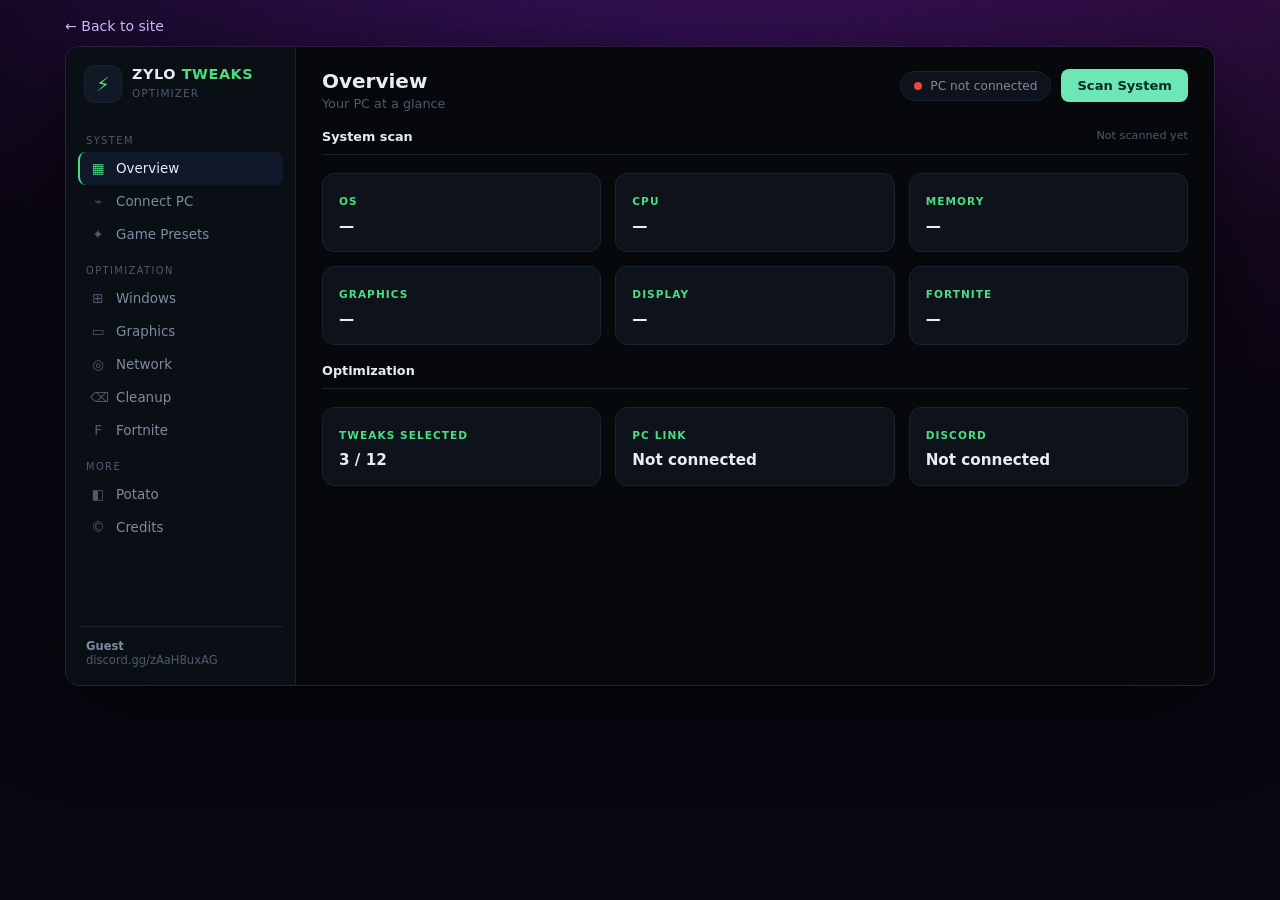
<file: dashboard.html>
<!DOCTYPE html>
<html lang="en">
<head>
<meta charset="UTF-8">
<meta name="viewport" content="width=device-width, initial-scale=1.0, viewport-fit=cover">
<title>Dashboard — ZYLO TWEAKS</title>
<style>
:root{--bg:#06080c;--side:#0a0e15;--card:#0d121b;--line:#1a2332;--text:#e6edf7;--dim:#7d8ba1;--faint:#4d5a70;--blue:#38bdf8;--green:#4ade80;--red:#f47280;
box-sizing:border-box;font-family:Inter,system-ui,-apple-system,Segoe UI,sans-serif;padding-top:env(safe-area-inset-top,0px);padding-bottom:env(safe-area-inset-bottom,0px)}
*{box-sizing:border-box}html,body{margin:0}
body{min-height:100vh;color:var(--text);background:radial-gradient(900px 420px at 50% -80px,#7e22ce66,transparent),radial-gradient(700px 400px at 100% 0,#c026d322,transparent),#0a0612;padding:18px 14px 40px}
a{color:inherit;text-decoration:none}button,input{font:inherit;color:inherit}button{cursor:pointer}
.back{display:block;max-width:1150px;margin:0 auto 12px;color:#cdb4f5;font-size:.88rem}
.win{max-width:1150px;margin:0 auto;display:grid;grid-template-columns:230px 1fr;background:var(--bg);border:1px solid #2a2140;border-radius:14px;overflow:hidden;min-height:640px;box-shadow:0 30px 80px #000a}
.sd{background:var(--side);border-right:1px solid var(--line);padding:16px 12px;display:flex;flex-direction:column}
.lg{display:flex;align-items:center;gap:10px;padding:2px 6px 18px}.lg i{width:38px;height:38px;border-radius:10px;background:#111826;border:1px solid var(--line);display:grid;place-items:center;font-style:normal;color:var(--green);font-size:1.2rem}
.lg b{display:block;font-size:.9rem;letter-spacing:.04em;line-height:1.1}.lg b span{color:var(--green)}.lg small{color:var(--faint);font-size:.66rem;letter-spacing:.1em}
.sl{font-size:.62rem;letter-spacing:.14em;color:var(--faint);padding:14px 8px 6px}
.nv{display:flex;align-items:center;gap:10px;width:100%;background:none;border:0;border-radius:8px;padding:9px 10px;color:var(--dim);font-size:.84rem;text-align:left;border-left:2px solid transparent}
.nv:hover{background:#111826;color:var(--text)}.nv.on{background:#10192a;color:var(--text);border-left-color:var(--green)}.nv span{width:16px;text-align:center;color:var(--faint)}.nv.on span{color:var(--green)}
.sf{margin-top:auto;padding:12px 8px 2px;font-size:.72rem;color:var(--faint);border-top:1px solid var(--line)}.sf b{color:var(--dim);display:block}
.mn{padding:22px 26px;display:flex;flex-direction:column;gap:18px;min-width:0}
.hd{display:flex;justify-content:space-between;align-items:flex-start;gap:12px}.hd h1{margin:0;font-size:1.25rem}.hd p{margin:3px 0 0;color:var(--faint);font-size:.8rem}
.sc{background:#6ee7b7;color:#052e1e;border:0;border-radius:8px;padding:9px 16px;font-weight:700;font-size:.82rem;flex:none}.sc:hover{background:#86efac}
.lbl{font-size:.8rem;font-weight:700;border-bottom:1px solid var(--line);padding-bottom:10px;display:flex;justify-content:space-between}.lbl span{color:var(--faint);font-weight:400;font-size:.7rem}
.gr{display:grid;grid-template-columns:repeat(auto-fill,minmax(250px,1fr));gap:14px}
.cd{background:var(--card);border:1px solid var(--line);border-radius:12px;padding:16px}
.cd small{color:var(--green);font-size:.66rem;letter-spacing:.1em;font-weight:700}.cd b{display:block;margin-top:8px;font-size:.95rem;overflow-wrap:anywhere}
.fn{text-align:center;padding:26px 18px 20px;border-color:#1d4a66;background:linear-gradient(180deg,#0c1a2a,var(--card))}
.fn .ic{width:54px;height:54px;border-radius:14px;margin:0 auto 10px;background:linear-gradient(135deg,#38bdf8,#2563eb);display:grid;place-items:center;font-weight:800;font-size:1.6rem;color:#fff}
.fn h3{margin:0;font-size:.95rem;letter-spacing:.06em}.fn p{margin:4px 0 2px;color:var(--dim);font-size:.72rem}.fn em{color:var(--faint);font-size:.68rem;font-style:normal;display:block;margin-bottom:14px}
.op{width:100%;background:var(--blue);color:#04202e;border:0;border-radius:8px;padding:11px;font-weight:800;font-size:.85rem}.op:hover{background:#7dd3fc}
.ls{border:1px solid var(--line);border-radius:12px;overflow:hidden}
.t{display:flex;justify-content:space-between;align-items:center;gap:14px;padding:14px 18px;border-bottom:1px solid var(--line);background:var(--card);cursor:pointer}.t:last-child{border:0}
.t b{display:block;font-size:.9rem}.t small{color:var(--dim);font-size:.78rem}
.t input{appearance:none;flex:none;width:42px;height:24px;border-radius:12px;background:#1a2332;position:relative;cursor:pointer;transition:.2s}
.t input:after{content:"";position:absolute;top:3px;left:3px;width:18px;height:18px;border-radius:50%;background:var(--dim);transition:.2s}
.t input:checked{background:#155e75}.t input:checked:after{left:21px;background:var(--blue)}
.bar{display:flex;justify-content:space-between;align-items:center;gap:10px;flex-wrap:wrap;border:1px solid var(--line);border-radius:12px;padding:12px 16px;background:var(--card);font-size:.85rem;color:var(--dim)}.bar b{color:var(--text)}
.bt{background:var(--blue);color:#04202e;border:0;border-radius:8px;padding:10px 16px;font-weight:800;font-size:.82rem}.bt:hover{background:#7dd3fc}
.gh{background:transparent;border:1px solid var(--line);border-radius:8px;padding:10px 16px;font-size:.82rem;color:var(--text)}.gh:hover{border-color:var(--blue)}
details summary{cursor:pointer;color:var(--dim);font-size:.8rem}pre{background:#05070a;border:1px solid var(--line);border-radius:10px;padding:14px;font:11.5px/1.5 ui-monospace,Menlo,Consolas,monospace;color:var(--dim);overflow:auto;max-height:240px;margin:8px 0 0}
.nt{color:var(--faint);font-size:.76rem;line-height:1.5}.warn{border:1px solid #6b4a12;background:#1d1507;color:#fbbf24;border-radius:10px;padding:10px 14px;font-size:.8rem}
.ov{position:fixed;inset:0;background:#000c;display:grid;place-items:center;z-index:50;padding:20px;backdrop-filter:blur(4px)}
.oc{width:min(440px,100%);background:#070b12;border:1px solid var(--line);border-radius:16px;padding:28px;text-align:center}
.oc .ic{width:58px;height:58px;border-radius:15px;margin:0 auto 10px;background:linear-gradient(135deg,#38bdf8,#2563eb);display:grid;place-items:center;font-weight:800;font-size:1.7rem}
.oc h3{margin:0 0 4px;letter-spacing:.08em;color:var(--blue)}.oc p{color:var(--dim);font-size:.85rem;margin:6px 0 16px}
.pb{height:5px;background:#1a2332;border-radius:3px;overflow:hidden}.pb i{display:block;height:100%;background:var(--blue);transition:width .5s}.pc{font-weight:800;margin-top:10px}
.oc ol{text-align:left;color:var(--dim);font-size:.85rem;padding-left:20px;line-height:1.7;margin:10px 0 18px}
@media(max-width:800px){body{padding:10px 8px 30px}.win{grid-template-columns:1fr}.sd{flex-direction:row;overflow-x:auto;border-right:0;border-bottom:1px solid var(--line);padding:8px;gap:2px}.lg,.sl,.sf{display:none}.nv{white-space:nowrap;width:auto;border-left:0;border-bottom:2px solid transparent}.nv.on{border-bottom-color:var(--green)}.mn{padding:16px}.hd{flex-wrap:wrap}}
:focus-visible{outline:2px solid var(--blue);outline-offset:2px}
.hr{display:flex;gap:10px;align-items:center;flex-wrap:wrap;justify-content:flex-end}
.chip{display:flex;align-items:center;gap:8px;background:#0d121b;border:1px solid var(--line);border-radius:999px;padding:7px 13px;font-size:.76rem;color:var(--dim)}.chip:hover{border-color:var(--blue)}
.dot{width:8px;height:8px;border-radius:50%;background:#ef4444}.dot.on{background:var(--green);box-shadow:0 0 0 0 #4ade8088;animation:pl 1.8s infinite}@keyframes pl{70%{box-shadow:0 0 0 7px #4ade8000}}
.ci{flex:1;min-width:0;background:#05070a;border:1px solid var(--line);border-radius:8px;padding:10px 12px;letter-spacing:.3em;font-weight:700;text-transform:uppercase}.ci:focus{border-color:var(--blue);outline:0}
.st{list-style:none;margin:14px 0 6px;padding:0;text-align:left;max-height:260px;overflow:auto}
.st li{display:flex;gap:10px;align-items:flex-start;padding:7px 4px;border-bottom:1px solid var(--line);font-size:.85rem;color:var(--dim)}.st li small{display:block;color:var(--red);font-size:.74rem;margin-top:2px}
.st .si{width:18px;text-align:center;font-weight:800}.st .ok{color:var(--text)}.st .ok .si{color:var(--green)}.st .fail .si{color:var(--red)}.st .run .si{color:var(--blue);display:inline-block;animation:sp 1s linear infinite}@keyframes sp{to{transform:rotate(360deg)}}
.bar2{display:flex;gap:8px;justify-content:center;flex-wrap:wrap;margin-top:12px}
.oc{max-height:92vh;overflow:auto}
.pg{display:flex;flex-direction:column;gap:12px}.pgg{display:grid;grid-template-columns:1fr 1fr;gap:12px}
.pgb{background:#05070a;border:1px solid var(--line);border-radius:10px;padding:14px}.pgb small{color:var(--faint);font-size:.64rem;letter-spacing:.12em}
.big{font-size:2rem;font-weight:800;margin-top:4px}.big span{font-size:.9rem;color:var(--dim);font-weight:400}.big.dim{color:var(--faint)}.pgs{color:var(--dim);font-size:.74rem;margin-top:2px}
.pgc{border:1px solid var(--line);border-radius:10px;padding:10px 14px;font-size:.84rem;color:var(--dim)}.pgc.good{border-color:#14532d;color:var(--green)}
button:disabled{opacity:.5;cursor:wait}
</style>
</head>
<body>
<a class="back" href="index.html">← Back to site</a>
<div class="win" id="app"></div>
<script src="panel.js?v=4"></script>
<script src="dash.js?v=4"></script>
</body>
</html>
</file>
<file: style.css>
/* =========================================================
   ZYLO TWEAKS — stylesheet
   ========================================================= */

:root {
  /* colors */
  --bg: #07090b;
  --bg-alt: #0b0e11;
  --surface: #11151a;
  --surface-2: #171c22;
  --border: #262d34;
  --text: #edf1f3;
  --text-dim: #93a0a8;
  --text-faint: #5d6970;
  --accent: #3ecfe0;
  --accent-soft: #3ecfe01c;
  --accent-dim: #2ba3b3;
  --danger: #e2685a;

  /* type */
  --font-display: 'Space Grotesk', 'Segoe UI', sans-serif;
  --font-body: 'Inter', 'Segoe UI', sans-serif;
  --font-mono: 'JetBrains Mono', 'Courier New', monospace;

  /* layout */
  --max-width: 1160px;
  --radius: 14px;
  --radius-sm: 8px;
}

@media (prefers-reduced-motion: reduce) {
  * { animation-duration: 0.01ms !important; animation-iteration-count: 1 !important; transition-duration: 0.01ms !important; }
}

* { box-sizing: border-box; }

html { scroll-behavior: smooth; }

body {
  margin: 0;
  background: var(--bg);
  color: var(--text);
  font-family: var(--font-body);
  font-size: 16px;
  line-height: 1.6;
  -webkit-font-smoothing: antialiased;
}

img { max-width: 100%; display: block; }

a { color: inherit; text-decoration: none; }

h1, h2, h3 {
  font-family: var(--font-display);
  font-weight: 600;
  line-height: 1.15;
  margin: 0;
}

p { margin: 0; }

ul { margin: 0; padding: 0; list-style: none; }

code {
  font-family: var(--font-mono);
  background: var(--surface-2);
  padding: 0.15em 0.4em;
  border-radius: 4px;
  font-size: 0.9em;
}

:focus-visible {
  outline: 2px solid var(--accent);
  outline-offset: 3px;
}

.section-inner, .footer-inner, .nav {
  max-width: var(--max-width);
  margin: 0 auto;
  padding-left: 24px;
  padding-right: 24px;
}

/* =========================================================
   BUTTONS
   ========================================================= */

.btn {
  display: inline-flex;
  align-items: center;
  gap: 8px;
  padding: 13px 24px;
  border-radius: 10px;
  font-family: var(--font-body);
  font-weight: 600;
  font-size: 0.95rem;
  border: 1px solid transparent;
  cursor: pointer;
  transition: transform 0.15s ease, background 0.15s ease, border-color 0.15s ease;
  white-space: nowrap;
}

.btn:hover { transform: translateY(-1px); }
.btn:active { transform: translateY(0); }

.btn-primary {
  background: var(--accent);
  color: #06181c;
}
.btn-primary:hover { background: #57dcec; }

.btn-secondary {
  background: var(--surface-2);
  color: var(--text);
  border-color: var(--border);
}
.btn-secondary:hover { border-color: var(--accent-dim); }

.btn-solid {
  background: var(--text);
  color: #06181c;
  border-radius: 10px;
}
.btn-solid:hover { background: #ffffff; }

.btn-text {
  background: transparent;
  color: var(--text-dim);
  padding: 13px 6px;
}
.btn-text:hover { color: var(--accent); }

.btn-download-live {
  width: 100%;
  justify-content: center;
  background: var(--accent-soft);
  color: var(--accent);
  border-color: var(--accent-dim);
  font-size: 0.85rem;
  letter-spacing: 0.02em;
}
.btn-download-live:hover {
  background: var(--accent);
  color: #06181c;
}

/* =========================================================
   HEADER / NAV
   ========================================================= */

.site-header {
  position: sticky;
  top: 0;
  z-index: 100;
  background: rgba(7, 9, 11, 0.82);
  backdrop-filter: blur(10px);
  border-bottom: 1px solid var(--border);
}

.nav {
  display: flex;
  align-items: center;
  gap: 32px;
  height: 68px;
}

.nav-brand {
  display: flex;
  align-items: center;
  gap: 10px;
  margin-right: auto;
}

.brand-mark {
  display: grid;
  place-items: center;
  width: 32px;
  height: 32px;
  border-radius: 9px;
  background: var(--surface-2);
  border: 1px solid var(--border);
  color: var(--accent);
}

.brand-name {
  font-family: var(--font-display);
  font-weight: 600;
  font-size: 1.05rem;
  letter-spacing: 0.01em;
}

.brand-name em { color: var(--accent); font-style: normal; }

.nav-links {
  display: flex;
  gap: 28px;
}

.nav-links a {
  font-size: 0.92rem;
  color: var(--text-dim);
  transition: color 0.15s ease;
}
.nav-links a:hover { color: var(--text); }

.nav-cta { flex-shrink: 0; }

.icon-btn {
  width: 38px; height: 38px; border-radius: 8px;
  background: var(--surface-2); border: 1px solid var(--border); color: var(--text-dim);
  display: grid; place-items: center; flex-shrink: 0; text-decoration: none;
  transition: color 0.15s ease, border-color 0.15s ease;
}
.icon-btn:hover { color: var(--accent); border-color: var(--accent-dim); }

.hamburger {
  display: none;
  flex-direction: column;
  justify-content: center;
  gap: 5px;
  width: 40px;
  height: 40px;
  background: none;
  border: none;
  cursor: pointer;
  flex-shrink: 0;
}
.hamburger span {
  height: 2px;
  width: 100%;
  background: var(--text);
  border-radius: 2px;
  transition: transform 0.2s ease, opacity 0.2s ease;
}
.hamburger.open span:nth-child(1) { transform: translateY(7px) rotate(45deg); }
.hamburger.open span:nth-child(2) { opacity: 0; }
.hamburger.open span:nth-child(3) { transform: translateY(-7px) rotate(-45deg); }

/* =========================================================
   HERO
   ========================================================= */

.hero {
  padding: 88px 24px 96px;
}

.hero-inner {
  max-width: var(--max-width);
  margin: 0 auto;
  display: grid;
  grid-template-columns: 1.1fr 0.9fr;
  gap: 56px;
  align-items: center;
}

.hero-eyebrow {
  color: var(--accent);
  font-family: var(--font-mono);
  font-size: 0.8rem;
  font-weight: 500;
  letter-spacing: 0.02em;
  margin-bottom: 20px;
}

.hero-title {
  font-size: clamp(2.4rem, 4.6vw, 3.4rem);
  letter-spacing: -0.02em;
}

.hero-desc {
  color: var(--text-dim);
  font-size: 1.05rem;
  max-width: 480px;
  margin-top: 22px;
}

.hero-actions {
  display: flex;
  align-items: center;
  flex-wrap: wrap;
  gap: 14px;
  margin-top: 32px;
}

.trust-bar {
  display: flex;
  flex-wrap: wrap;
  gap: 10px 22px;
  margin-top: 40px;
  padding-top: 28px;
  border-top: 1px solid var(--border);
}

.trust-bar li {
  display: flex;
  align-items: center;
  gap: 7px;
  font-size: 0.85rem;
  color: var(--text-dim);
}

.trust-icon {
  color: var(--accent);
  font-weight: 700;
}

/* ---- diagnostic scan panel ---- */

.scan-panel {
  background: var(--surface);
  border: 1px solid var(--border);
  border-radius: var(--radius);
  padding: 24px;
  position: relative;
  overflow: hidden;
}

.scan-panel::before {
  content: "";
  position: absolute;
  inset: 0;
  background: radial-gradient(circle at 100% 0%, var(--accent-soft), transparent 60%);
  pointer-events: none;
}

.scan-head {
  display: flex;
  align-items: center;
  gap: 10px;
  font-family: var(--font-mono);
  font-size: 0.78rem;
  color: var(--text-dim);
  padding-bottom: 18px;
  margin-bottom: 18px;
  border-bottom: 1px solid var(--border);
  position: relative;
}

.scan-dot {
  width: 8px;
  height: 8px;
  border-radius: 50%;
  background: var(--accent);
  box-shadow: 0 0 0 3px var(--accent-soft);
  flex-shrink: 0;
}

.scan-rows {
  display: flex;
  flex-direction: column;
  gap: 16px;
  position: relative;
}

.scan-rows li {
  display: flex;
  justify-content: space-between;
  align-items: baseline;
  gap: 12px;
}

.scan-label {
  font-size: 0.88rem;
  color: var(--text-dim);
}

.scan-value {
  font-family: var(--font-mono);
  font-size: 1.15rem;
  font-weight: 600;
  color: var(--text);
  flex-shrink: 0;
}

.scan-caption {
  font-size: 0.76rem;
  color: var(--text-faint);
  margin-top: 20px;
  padding-top: 16px;
  border-top: 1px solid var(--border);
  position: relative;
}

/* =========================================================
   DEMO PERFORMANCE
   ========================================================= */

.demo-label {
  display: inline-flex;
  align-items: center;
  gap: 8px;
  font-family: var(--font-mono);
  font-size: 0.78rem;
  letter-spacing: 0.04em;
  color: var(--accent);
  background: var(--accent-soft);
  padding: 6px 14px;
  border-radius: 999px;
  margin-bottom: 16px;
}

.demo-dot {
  width: 6px;
  height: 6px;
  border-radius: 50%;
  background: var(--accent);
}

.perf-grid {
  display: grid;
  grid-template-columns: repeat(auto-fit, minmax(260px, 1fr));
  gap: 18px;
}

.perf-card {
  background: var(--surface);
  border: 1px solid var(--border);
  border-radius: var(--radius);
  padding: 26px;
}

.perf-head {
  display: flex;
  align-items: center;
  justify-content: space-between;
  margin-bottom: 18px;
}

.perf-game {
  font-family: var(--font-display);
  font-weight: 600;
  font-size: 1.02rem;
}

.perf-badge {
  font-family: var(--font-mono);
  font-size: 0.7rem;
  font-weight: 600;
  letter-spacing: 0.05em;
  color: var(--text-faint);
  border: 1px solid var(--border);
  padding: 4px 9px;
  border-radius: 999px;
}

.perf-percent {
  font-family: var(--font-display);
  font-size: 2.4rem;
  font-weight: 700;
  color: var(--accent);
  line-height: 1;
  margin-bottom: 14px;
}

.perf-percent span {
  font-size: 1rem;
  font-weight: 500;
  color: var(--text-dim);
  margin-left: 4px;
}

.perf-bar-track {
  height: 8px;
  background: var(--surface-2);
  border-radius: 999px;
  overflow: hidden;
  margin-bottom: 22px;
}

.perf-bar-fill {
  height: 100%;
  width: 0%;
  background: linear-gradient(90deg, var(--accent-dim), var(--accent));
  border-radius: 999px;
  transition: width 1.1s cubic-bezier(0.2, 0.7, 0.3, 1);
}

.perf-ba {
  display: grid;
  grid-template-columns: 1fr 1fr;
  gap: 16px;
  margin-bottom: 18px;
}

.perf-ba-col {
  display: flex;
  flex-direction: column;
  gap: 8px;
}

.perf-ba-label {
  font-family: var(--font-mono);
  font-size: 0.72rem;
  color: var(--text-faint);
  letter-spacing: 0.03em;
}

.perf-ba-track {
  height: 6px;
  background: var(--surface-2);
  border-radius: 999px;
  overflow: hidden;
}

.perf-ba-fill {
  height: 100%;
  border-radius: 999px;
}

.perf-ba-before {
  width: 62%;
  background: var(--text-faint);
}

.perf-ba-after {
  width: 0%;
  background: var(--accent);
  transition: width 1.1s cubic-bezier(0.2, 0.7, 0.3, 1);
}

.perf-note {
  font-size: 0.78rem;
  color: var(--text-faint);
  border-top: 1px solid var(--border);
  padding-top: 14px;
}

.perf-caption {
  font-size: 0.82rem;
  color: var(--text-faint);
  margin-top: 28px;
  padding-top: 18px;
  border-top: 1px solid var(--border);
}

/* =========================================================
   DISCORD CTA
   ========================================================= */

.discord-panel {
  max-width: 640px;
  margin: 0 auto;
  text-align: center;
  background: var(--surface);
  border: 1px solid var(--border);
  border-radius: var(--radius);
  padding: 56px 40px;
}

.discord-icon {
  display: inline-grid;
  place-items: center;
  width: 68px;
  height: 68px;
  border-radius: 50%;
  background: var(--accent);
  margin-bottom: 22px;
}

.discord-panel h2 {
  font-size: 1.7rem;
  margin-bottom: 14px;
}

.discord-panel p {
  color: var(--text-dim);
  font-size: 1rem;
  max-width: 460px;
  margin: 0 auto 28px;
}

.discord-btn { font-size: 1rem; }

/* =========================================================
   SECTIONS
   ========================================================= */

.section { padding: 88px 0; }
.section-alt { background: var(--bg-alt); }

.section-head {
  max-width: 560px;
  margin-bottom: 44px;
}

.section-head h2 {
  font-size: clamp(1.7rem, 3.5vw, 2.2rem);
  letter-spacing: -0.01em;
}

.section-head p {
  color: var(--text-dim);
  margin-top: 12px;
  font-size: 1.02rem;
}

/* =========================================================
   TWEAK FINDER
   ========================================================= */

.finder {
  background: var(--surface);
  border: 1px solid var(--border);
  border-radius: var(--radius);
  padding: 28px;
  margin-bottom: 36px;
}

.finder-head {
  margin-bottom: 22px;
}

.finder-badge {
  display: inline-block;
  font-family: var(--font-mono);
  font-size: 0.72rem;
  letter-spacing: 0.05em;
  color: var(--accent);
  background: var(--accent-soft);
  padding: 5px 12px;
  border-radius: 999px;
  margin-bottom: 12px;
}

.finder-head p {
  color: var(--text-dim);
  font-size: 0.95rem;
}

.finder-question {
  margin-bottom: 20px;
}

.finder-question label {
  display: block;
  font-size: 0.9rem;
  color: var(--text);
  font-weight: 600;
  margin-bottom: 10px;
}

.finder-options {
  display: flex;
  flex-wrap: wrap;
  gap: 10px;
}

.finder-opt {
  background: var(--surface-2);
  border: 1px solid var(--border);
  color: var(--text-dim);
  padding: 10px 18px;
  border-radius: 999px;
  font-family: var(--font-body);
  font-size: 0.88rem;
  cursor: pointer;
  transition: border-color 0.15s ease, color 0.15s ease, background 0.15s ease;
}

.finder-opt:hover {
  border-color: var(--accent-dim);
  color: var(--text);
}

.finder-opt.selected {
  background: var(--accent);
  color: #06181c;
  border-color: var(--accent);
  font-weight: 600;
}

.finder-result {
  display: none;
  margin-top: 22px;
  padding-top: 20px;
  border-top: 1px solid var(--border);
}

.finder-result.show {
  display: block;
}

.finder-result-label {
  font-size: 0.82rem;
  color: var(--text-faint);
  margin-bottom: 10px;
}

.finder-result-card {
  display: flex;
  align-items: center;
  justify-content: space-between;
  flex-wrap: wrap;
  gap: 14px;
  background: var(--surface-2);
  border: 1px solid var(--accent-dim);
  border-radius: var(--radius-sm);
  padding: 16px 20px;
}

.finder-result-name {
  font-family: var(--font-display);
  font-weight: 600;
  font-size: 1.05rem;
}

/* =========================================================
   TWEAK CARDS
   ========================================================= */

.card-grid {
  display: grid;
  grid-template-columns: repeat(auto-fill, minmax(250px, 1fr));
  gap: 18px;
}

.tweak-card {
  background: var(--surface);
  border: 1px solid var(--border);
  border-radius: var(--radius-sm);
  padding: 20px;
  display: flex;
  flex-direction: column;
  gap: 10px;
  transition: border-color 0.2s ease, transform 0.2s ease;
}

.tweak-card:hover {
  border-color: var(--accent);
  transform: translateY(-3px);
}

/* product-box cover */
.tweak-box {
  position: relative;
  height: 140px;
  border-radius: 8px;
  background: linear-gradient(160deg, var(--surface-2), var(--bg));
  border: 1px solid var(--border);
  display: flex;
  flex-direction: column;
  justify-content: center;
  align-items: flex-start;
  padding: 16px;
  overflow: hidden;
  margin-bottom: 4px;
}

.tweak-box-spine {
  position: absolute;
  left: 0;
  top: 0;
  bottom: 0;
  width: 8px;
  background: linear-gradient(180deg, var(--accent), var(--accent-dim));
}

.tweak-box-tag {
  font-family: var(--font-mono);
  font-size: 0.66rem;
  letter-spacing: 0.06em;
  color: var(--accent);
  background: var(--accent-soft);
  padding: 3px 8px;
  border-radius: 4px;
  margin-left: 8px;
  margin-bottom: 10px;
}

.tweak-box-title {
  font-family: var(--font-display);
  font-weight: 700;
  font-size: 1.15rem;
  line-height: 1.15;
  color: var(--text);
  margin-left: 8px;
  letter-spacing: -0.01em;
}

.tweak-box-badge {
  position: absolute;
  top: 10px;
  right: 10px;
  font-family: var(--font-mono);
  font-size: 0.62rem;
  letter-spacing: 0.04em;
  color: #06181c;
  background: var(--accent);
  padding: 4px 9px;
  border-radius: 999px;
  font-weight: 600;
}

.tweak-card h3 { font-size: 1.02rem; margin-top: 2px; }

.tweak-meta {
  font-family: var(--font-mono);
  font-size: 0.75rem !important;
  color: var(--text-faint) !important;
}

.btn-details {
  margin-top: auto;
  width: 100%;
  justify-content: center;
  background: transparent;
  color: var(--accent);
  border: 1px solid var(--accent-dim);
  font-size: 0.88rem;
  padding: 11px 20px;
}
.btn-details:hover {
  background: var(--accent);
  color: #06181c;
}

/* =========================================================
   DOWNLOADS
   ========================================================= */

.download-grid {
  display: grid;
  grid-template-columns: repeat(auto-fill, minmax(230px, 1fr));
  gap: 18px;
}

.download-card {
  background: var(--surface);
  border: 1px solid var(--border);
  border-radius: var(--radius-sm);
  padding: 26px;
  display: flex;
  flex-direction: column;
  gap: 14px;
}

.download-card h3 {
  font-size: 1rem;
  letter-spacing: 0.01em;
}

.download-card p {
  color: var(--text-dim);
  font-size: 0.9rem;
  flex-grow: 1;
}

/* =========================================================
   PC TIERS
   ========================================================= */

.tier-grid {
  display: grid;
  grid-template-columns: repeat(auto-fit, minmax(230px, 1fr));
  gap: 18px;
}

.tier-card {
  background: var(--surface);
  border: 1px solid var(--border);
  border-radius: var(--radius-sm);
  padding: 28px;
}

.tier-featured {
  border-color: var(--accent-dim);
  background: linear-gradient(180deg, var(--accent-soft), var(--surface) 60%);
}

.tier-card h3 { font-size: 1.2rem; margin-bottom: 16px; }

.tier-specs { display: flex; flex-direction: column; gap: 8px; margin-bottom: 18px; }

.tier-specs li {
  font-family: var(--font-mono);
  font-size: 0.85rem;
  color: var(--text-dim);
  padding-left: 14px;
  position: relative;
}
.tier-specs li::before {
  content: "";
  position: absolute;
  left: 0;
  top: 0.55em;
  width: 6px;
  height: 6px;
  background: var(--accent-dim);
  border-radius: 1px;
}

.tier-rec {
  font-size: 0.9rem;
  color: var(--text);
  border-top: 1px solid var(--border);
  padding-top: 14px;
}

/* =========================================================
   SAFETY
   ========================================================= */

.safety-grid {
  display: grid;
  grid-template-columns: 1fr 1fr;
  gap: 18px;
}

.safety-col {
  background: var(--surface);
  border: 1px solid var(--border);
  border-radius: var(--radius-sm);
  padding: 28px;
}

.safety-no { border-left: 3px solid var(--danger); }
.safety-yes { border-left: 3px solid var(--accent); }

.safety-col h3 { font-size: 1.05rem; margin-bottom: 16px; }

.safety-col ul { display: flex; flex-direction: column; gap: 10px; }

.safety-col li {
  font-size: 0.92rem;
  color: var(--text-dim);
  padding-left: 18px;
  position: relative;
}

.safety-no li::before {
  content: "✕";
  position: absolute;
  left: 0;
  color: var(--danger);
  font-size: 0.8rem;
}

.safety-yes li::before {
  content: "✓";
  position: absolute;
  left: 0;
  color: var(--accent);
  font-size: 0.8rem;
}

/* =========================================================
   FAQ
   ========================================================= */

.faq-list {
  display: flex;
  flex-direction: column;
  gap: 10px;
  max-width: 720px;
}

.faq-item {
  background: var(--surface);
  border: 1px solid var(--border);
  border-radius: var(--radius-sm);
  overflow: hidden;
}

.faq-question {
  width: 100%;
  display: flex;
  align-items: center;
  justify-content: space-between;
  background: none;
  border: none;
  color: var(--text);
  font-family: var(--font-body);
  font-size: 0.98rem;
  font-weight: 600;
  text-align: left;
  padding: 18px 22px;
  cursor: pointer;
}

.faq-toggle {
  color: var(--accent);
  font-size: 1.2rem;
  transition: transform 0.2s ease;
  flex-shrink: 0;
  margin-left: 16px;
}

.faq-item.open .faq-toggle { transform: rotate(45deg); }

.faq-answer {
  max-height: 0;
  overflow: hidden;
  transition: max-height 0.25s ease, padding 0.25s ease;
  padding: 0 22px;
}

.faq-item.open .faq-answer {
  max-height: 200px;
  padding: 0 22px 20px;
}

.faq-answer p {
  color: var(--text-dim);
  font-size: 0.92rem;
  line-height: 1.6;
}

/* =========================================================
   UPDATES
   ========================================================= */

.update-list {
  display: flex;
  flex-direction: column;
  gap: 4px;
  max-width: 720px;
}

.update-item {
  display: grid;
  grid-template-columns: 130px 1fr;
  gap: 20px;
  padding: 22px 0;
  border-bottom: 1px solid var(--border);
}

.update-date {
  font-family: var(--font-mono);
  font-size: 0.8rem;
  color: var(--text-faint);
  padding-top: 3px;
}

.update-body h3 { font-size: 1.02rem; margin-bottom: 6px; }
.update-body p { color: var(--text-dim); font-size: 0.9rem; }

/* =========================================================
   CONTACT
   ========================================================= */

.contact-panel {
  max-width: 560px;
  margin: 0 auto;
  text-align: center;
}

.contact-panel h2 {
  font-size: 1.7rem;
  margin-bottom: 14px;
}

.contact-panel p {
  color: var(--text-dim);
  font-size: 1rem;
}

.contact-btn {
  margin-top: 26px;
  font-size: 0.95rem;
}

.contact-note {
  margin-top: 14px !important;
  font-size: 0.8rem !important;
  color: var(--text-faint) !important;
}

/* =========================================================
   FOOTER
   ========================================================= */

.site-footer {
  border-top: 1px solid var(--border);
  padding: 56px 0 28px;
}

.footer-inner {
  display: flex;
  justify-content: space-between;
  align-items: flex-start;
  flex-wrap: wrap;
  gap: 28px;
  margin-bottom: 40px;
}

.footer-brand {
  display: flex;
  align-items: center;
  gap: 12px;
}

.footer-brand p {
  color: var(--text-faint);
  font-size: 0.85rem;
  margin-top: 2px;
}

.footer-links {
  display: flex;
  flex-wrap: wrap;
  gap: 22px;
}

.footer-links a {
  color: var(--text-dim);
  font-size: 0.9rem;
}
.footer-links a:hover { color: var(--accent); }

.footer-bottom {
  text-align: center;
  color: var(--text-faint);
  font-size: 0.8rem;
  padding-top: 24px;
  border-top: 1px solid var(--border);
  max-width: var(--max-width);
  margin: 0 auto;
  padding-left: 24px;
  padding-right: 24px;
  box-sizing: content-box;
}

/* =========================================================
   TWEAK GUIDE MODAL
   ========================================================= */

.tweak-modal {
  position: fixed;
  inset: 0;
  z-index: 200;
  display: none;
}

.tweak-modal.open {
  display: block;
}

.tweak-modal-backdrop {
  position: absolute;
  inset: 0;
  background: rgba(4, 5, 6, 0.75);
  backdrop-filter: blur(3px);
}

.tweak-modal-panel {
  position: relative;
  max-width: 640px;
  width: calc(100% - 32px);
  max-height: calc(100vh - 64px);
  margin: 32px auto;
  background: var(--surface);
  border: 1px solid var(--border);
  border-radius: var(--radius);
  overflow-y: auto;
  padding: 0 0 36px;
}

.tweak-modal-cover {
  position: relative;
  height: 130px;
  background: linear-gradient(160deg, var(--surface-2), var(--bg));
  border-bottom: 1px solid var(--border);
  border-radius: var(--radius) var(--radius) 0 0;
  display: flex;
  flex-direction: column;
  justify-content: center;
  padding: 20px 24px;
  overflow: hidden;
}

.tweak-modal-cover-title {
  font-family: var(--font-display);
  font-weight: 700;
  font-size: 1.4rem;
  color: var(--text);
  margin-left: 8px;
  margin-top: 10px;
}

.tweak-modal-panel > .tweak-modal-close {
  position: absolute;
  top: 16px;
  right: 16px;
  z-index: 2;
  float: none;
  margin: 0;
}

.tweak-modal-body {
  padding: 30px 36px 0;
}

.tweak-modal-close {
  position: sticky;
  top: 0;
  float: right;
  margin-left: 12px;
  background: var(--surface-2);
  border: 1px solid var(--border);
  color: var(--text-dim);
  width: 34px;
  height: 34px;
  border-radius: 50%;
  cursor: pointer;
  font-size: 0.9rem;
  transition: color 0.15s ease, border-color 0.15s ease;
}
.tweak-modal-close:hover {
  color: var(--accent);
  border-color: var(--accent-dim);
}

.tweak-modal-body h2 {
  position: absolute;
  width: 1px;
  height: 1px;
  overflow: hidden;
  clip: rect(0, 0, 0, 0);
}

.tweak-modal-body .tweak-modal-tag {
  display: none;
}

.tweak-modal-body p {
  color: var(--text-dim);
  font-size: 0.95rem;
  margin-bottom: 16px;
}

.tweak-modal-body h3 {
  font-size: 1.05rem;
  margin-top: 26px;
  margin-bottom: 10px;
  color: var(--text);
}

.tweak-modal-body ol,
.tweak-modal-body ul {
  margin: 0 0 16px;
  padding-left: 20px;
  color: var(--text-dim);
  font-size: 0.92rem;
  line-height: 1.7;
}

.tweak-modal-body li { margin-bottom: 4px; }

.tweak-modal-body table {
  width: 100%;
  border-collapse: collapse;
  margin-bottom: 18px;
  font-size: 0.85rem;
}

.tweak-modal-body th {
  text-align: left;
  color: var(--text-faint);
  font-family: var(--font-mono);
  font-size: 0.72rem;
  letter-spacing: 0.03em;
  padding: 8px 10px;
  border-bottom: 1px solid var(--border);
}

.tweak-modal-body td {
  padding: 8px 10px;
  border-bottom: 1px solid var(--border);
  color: var(--text-dim);
}

.tweak-modal-body td:first-child { color: var(--text); }

.tweak-modal-body code {
  font-family: var(--font-mono);
  background: var(--surface-2);
  padding: 0.1em 0.4em;
  border-radius: 4px;
  font-size: 0.88em;
  color: var(--accent);
}

.tweak-modal-note {
  font-size: 0.8rem !important;
  color: var(--text-faint) !important;
  border-top: 1px solid var(--border);
  padding-top: 16px;
  margin-top: 20px !important;
}

@media (max-width: 520px) {
  .tweak-modal-panel { padding: 0 0 26px; margin: 16px auto; max-height: calc(100vh - 32px); }
  .tweak-modal-body { padding: 22px 20px 0; }
  .tweak-modal-cover { height: 100px; }
  .tweak-modal-cover-title { font-size: 1.15rem; }
}

/* =========================================================
   RESPONSIVE
   ========================================================= */

@media (max-width: 900px) {
  .hero-inner {
    grid-template-columns: 1fr;
  }
  .scan-panel { max-width: 480px; }
}

@media (max-width: 860px) {
  .nav-links {
    position: fixed;
    top: 68px;
    left: 0;
    right: 0;
    background: var(--bg);
    border-bottom: 1px solid var(--border);
    flex-direction: column;
    gap: 0;
    padding: 8px 24px 20px;
    transform: translateY(-12px);
    opacity: 0;
    pointer-events: none;
    transition: transform 0.2s ease, opacity 0.2s ease;
  }
  .nav-links.open {
    transform: translateY(0);
    opacity: 1;
    pointer-events: auto;
  }
  .nav-links a {
    display: block;
    padding: 14px 0;
    border-bottom: 1px solid var(--border);
  }
  .nav-cta { display: none; }
  .hamburger { display: flex; }

  .safety-grid { grid-template-columns: 1fr; }
  .update-item { grid-template-columns: 1fr; gap: 6px; }
}

@media (max-width: 520px) {
  .hero { padding: 64px 20px 56px; }
  .hero-actions { flex-direction: column; align-items: stretch; }
  .hero-actions .btn { width: 100%; justify-content: center; }
  .section { padding: 64px 0; }
}
</file>
<file: theme-purple.css>
/* ZYLO TWEAKS purple theme — load AFTER style.css. Delete this file to go back to the old look. */
:root{
  --bg:#0d0a14;--bg-alt:#110c1b;--surface:#1a1226;--surface-2:#231834;--border:#3a2a55;
  --text:#f3effa;--text-dim:#a99bc2;--text-faint:#6f5f8c;
  --accent:#a855f7;--accent-soft:#a855f722;--accent-dim:#9333ea;
  --radius:20px;--radius-sm:16px;
}
body{background:radial-gradient(900px 520px at 50% -120px,#3b1a6b66,transparent),var(--bg)}
.site-header{background:rgba(13,10,20,.8);border-bottom:1px solid var(--border)}
.btn{border-radius:12px}
.btn-primary,.btn-solid{background:var(--accent-dim);color:#fff}
.btn-primary:hover,.btn-solid:hover{background:var(--accent)}
.btn-details:hover,.btn-secondary:hover{border-color:var(--accent)}
.brand-mark,.trust-icon,.hero-eyebrow,.finder-badge{color:var(--accent)}
.discord-icon svg path{fill:#fff}
.hero-title{background:linear-gradient(180deg,#fff,#cdb4f5);-webkit-background-clip:text;background-clip:text;-webkit-text-fill-color:transparent}
.scan-panel,.finder,.tweak-card,.download-card,.tier-card,.perf-card,.faq-item,.update-item,.discord-panel,.contact-panel,.safety-col{
  background:linear-gradient(160deg,var(--surface),#150e20);border-color:var(--border);border-radius:var(--radius)}
.tweak-card:hover,.download-card:hover,.tier-card:hover{border-color:var(--accent);box-shadow:0 8px 30px #9333ea30;transform:translateY(-3px)}
.tier-featured{border-color:var(--accent);box-shadow:0 0 0 1px var(--accent),0 10px 40px #9333ea30}
.perf-bar-fill,.perf-ba-after{background:linear-gradient(90deg,#9333ea,#5eead4)}
.section-alt{background:linear-gradient(180deg,var(--bg-alt),transparent)}
.section-head h2 span{color:var(--accent)}
@media(min-width:861px){
  .nav-links{background:var(--surface);border:1px solid var(--border);border-radius:999px;padding:5px;gap:2px}
  .nav-links a{padding:8px 13px;border-radius:999px;font-size:.88rem}
  .nav-links a:hover{background:var(--surface-2)}
}
.tweak-tools{display:flex;gap:10px;flex-wrap:wrap;margin:0 0 18px}
.tweak-tools input,.tweak-tools select{background:var(--surface);border:1px solid var(--border);color:var(--text);border-radius:12px;padding:13px 16px;font:inherit}
.tweak-tools input{flex:1;min-width:180px}
.tweak-empty{text-align:center;color:var(--text-dim);padding:28px;grid-column:1/-1}
.tweak-count{color:var(--text-dim);font-size:.9rem;margin:0 0 12px}
:focus-visible{outline:2px solid var(--accent);outline-offset:2px}

/* ===== More menu (mega menu) ===== */
.more-btn{background:none;border:0;color:var(--text-dim);font:inherit;font-size:.88rem;padding:8px 13px;border-radius:999px;cursor:pointer}
.more-btn:hover,.more-btn[aria-expanded="true"]{color:var(--text);background:var(--surface-2)}
.mega{position:absolute;top:100%;left:0;right:0;background:rgba(13,10,20,.97);backdrop-filter:blur(12px);border-bottom:1px solid var(--border);max-height:75vh;overflow:auto}
.mega[hidden]{display:none}
.mega-in{max-width:var(--max-width);margin:0 auto;display:grid;grid-template-columns:1fr 1fr;padding:0 24px}
.mega-col{padding:18px 0 24px}.mega-col+.mega-col{border-left:1px solid var(--border);padding-left:32px}
.mega-h{color:var(--text-faint);font-size:.9rem;padding-bottom:14px;margin-bottom:8px;border-bottom:1px solid var(--border)}
.mega-item{display:block;width:100%;text-align:left;background:none;border:0;color:var(--text);font:inherit;padding:12px 0;cursor:pointer}
.mega-item b{display:flex;justify-content:space-between;font-weight:600}.mega-item small{display:block;color:var(--text-dim);font-size:.85rem;margin-top:2px}
.mega-item:hover b{color:var(--accent)}
@media(max-width:700px){.mega-in{grid-template-columns:1fr}.mega-col+.mega-col{border-left:0;padding-left:0;border-top:1px solid var(--border)}}

/* ===== Support cards ===== */
.sup{max-width:640px;margin:0 auto;text-align:left}
.sup h2{font-size:clamp(2rem,6vw,3rem);margin-bottom:12px}.sup>p{color:var(--text-dim);margin-bottom:24px}
.sup-card{background:linear-gradient(160deg,var(--surface),#150e20);border:1px solid var(--border);border-radius:var(--radius);padding:22px;margin-bottom:14px}
.sup-card h3{font-size:1rem;color:var(--text-dim);font-weight:500;margin-bottom:8px}.sup-card p{color:var(--text-dim);font-size:.95rem;margin-bottom:16px}
.sup-card .btn{width:100%;justify-content:center;border:0;cursor:pointer;font:inherit;font-weight:700}

/* ===== ZYLO helper chat ===== */
.zh-fab{position:fixed;right:16px;bottom:calc(16px + env(safe-area-inset-bottom,0px));z-index:200;background:var(--accent-dim);color:#fff;border:0;border-radius:999px;padding:14px 20px;font:inherit;font-weight:700;cursor:pointer;box-shadow:0 8px 30px #9333ea66}
.zh-fab:hover{background:var(--accent)}
.zh{position:fixed;right:16px;bottom:calc(16px + env(safe-area-inset-bottom,0px));z-index:210;width:min(380px,calc(100vw - 32px));height:min(560px,calc(100vh - 32px));background:var(--surface);border:1px solid var(--border);border-radius:20px;display:flex;flex-direction:column;overflow:hidden;box-shadow:0 20px 60px #000a}
.zh[hidden]{display:none}
.zh-top{display:flex;justify-content:space-between;align-items:center;padding:14px 16px;border-bottom:1px solid var(--border);font-weight:700}
.zh-top button{background:none;border:0;color:var(--text-dim);font-size:1.1rem;cursor:pointer}
.zh-log{flex:1;overflow:auto;padding:14px;display:flex;flex-direction:column;gap:10px}
.zh-m{max-width:88%;padding:10px 14px;border-radius:16px;font-size:.92rem;line-height:1.45;white-space:pre-wrap}
.zh-b{background:var(--surface-2);align-self:flex-start;border-bottom-left-radius:4px}
.zh-u{background:var(--accent-dim);color:#fff;align-self:flex-end;border-bottom-right-radius:4px}
.zh-acts{display:flex;flex-wrap:wrap;gap:6px;align-self:flex-start}
.zh-acts button,.zh-chips button{background:transparent;color:var(--text);border:1px solid var(--accent-dim);border-radius:999px;padding:7px 12px;font:inherit;font-size:.82rem;cursor:pointer}
.zh-acts button:hover,.zh-chips button:hover{background:var(--accent-soft)}
.zh-chips{display:flex;flex-wrap:wrap;gap:6px;padding:0 14px 10px}
.zh-form{display:flex;gap:8px;padding:12px;border-top:1px solid var(--border)}
.zh-form input{flex:1;min-width:0;background:var(--bg);border:1px solid var(--border);color:var(--text);border-radius:12px;padding:11px 14px;font:inherit}
.zh-form button{background:var(--accent-dim);color:#fff;border:0;border-radius:12px;padding:0 16px;font:inherit;font-weight:700;cursor:pointer}

/* ===== Control panel ===== */
.pn{display:grid;grid-template-columns:230px 1fr;gap:0;background:var(--surface);border:1px solid var(--border);border-radius:var(--radius);overflow:hidden;min-height:440px}
.pn-side{background:#140d20;border-right:1px solid var(--border);padding:18px 12px;display:flex;flex-direction:column;gap:4px}
.pn-brand{font-weight:700;padding:4px 10px 14px;display:flex;align-items:center;gap:8px}.pn-brand small{display:block;color:var(--text-faint);font-weight:400;font-size:.72rem;letter-spacing:.06em}
.pn-tab{background:none;border:0;color:var(--text-dim);text-align:left;font:inherit;padding:11px 12px;border-radius:10px;cursor:pointer}
.pn-tab:hover{background:var(--surface-2)}.pn-tab.on{background:var(--accent-soft);color:var(--accent)}
.pn-user{margin-top:auto;border:1px solid var(--border);border-radius:12px;padding:12px;font-size:.85rem;color:var(--text-dim);display:flex;gap:10px;align-items:center}
.pn-user img{width:32px;height:32px;border-radius:50%}.pn-user b{color:var(--text);display:block}
.pn-user a{color:var(--accent);cursor:pointer;font-size:.78rem}
.pn-main{padding:22px;display:flex;flex-direction:column;gap:16px}
.pn-h{border:1px solid var(--border);border-radius:14px;padding:18px 20px}.pn-h h3{font-size:1.3rem;margin-bottom:4px}.pn-h p{color:var(--text-dim);font-size:.93rem}
.pn-stats{display:grid;grid-template-columns:repeat(3,1fr);gap:12px}
.pn-st{border:1px solid var(--border);border-radius:14px;padding:16px}.pn-st small{color:var(--accent);letter-spacing:.06em;text-transform:uppercase;font-size:.72rem;font-weight:700}.pn-st b{display:block;font-size:1.15rem;margin-top:8px}
.pn-row{display:flex;gap:12px;flex-wrap:wrap}
.pn-btn{border:0;border-radius:12px;padding:13px 22px;font:inherit;font-weight:700;cursor:pointer;background:var(--accent-dim);color:#fff}.pn-btn:hover{background:var(--accent)}
.pn-btn.r{background:#dc5a68}.pn-btn.r:hover{background:#ec6b79}.pn-btn.g{background:transparent;border:1px solid var(--border);color:var(--text)}
.pn-list{border:1px solid var(--border);border-radius:14px;overflow:hidden}
.pn-t{display:flex;justify-content:space-between;align-items:center;gap:14px;padding:14px 18px;border-bottom:1px solid var(--border)}.pn-t:last-child{border:0}
.pn-t b{display:block}.pn-t small{color:var(--text-dim)}
.pn-t input{appearance:none;flex:none;width:44px;height:26px;border-radius:13px;background:var(--surface-2);position:relative;cursor:pointer;transition:.2s}
.pn-t input:after{content:"";position:absolute;top:3px;left:3px;width:20px;height:20px;border-radius:50%;background:var(--text-dim);transition:.2s}
.pn-t input:checked{background:var(--accent-dim)}.pn-t input:checked:after{left:21px;background:#fff}
.pn-pre{background:var(--bg);border:1px solid var(--border);border-radius:12px;padding:14px;font:12px/1.5 ui-monospace,Menlo,Consolas,monospace;color:var(--text-dim);max-height:220px;overflow:auto;white-space:pre;margin:0}
.pn-note{color:var(--text-dim);font-size:.85rem}
.pn-steps{margin:0;padding-left:20px;color:var(--text-dim);font-size:.92rem}
.pn-two{display:grid;grid-template-columns:1fr 1fr;gap:14px}.pn-c{border:1px solid var(--border);border-radius:14px;padding:22px;text-align:center}.pn-c h4{margin:8px 0 4px}.pn-c p{color:var(--text-dim);font-size:.9rem;margin-bottom:14px}
@media(max-width:800px){.pn{grid-template-columns:1fr}.pn-side{flex-direction:row;flex-wrap:wrap;border-right:0;border-bottom:1px solid var(--border)}.pn-brand,.pn-user{display:none}.pn-stats,.pn-two{grid-template-columns:1fr}}
/* Discord gate */
.dl{position:fixed;inset:0;z-index:500;background:rgba(8,5,14,.94);backdrop-filter:blur(8px);display:grid;place-items:center;padding:20px}
.dl-c{max-width:420px;width:100%;background:var(--surface);border:1px solid var(--border);border-radius:24px;padding:32px;text-align:center}
.dl-c h2{font-size:1.7rem;margin-bottom:10px}.dl-c p{color:var(--text-dim);margin-bottom:22px}
.dl-c button{width:100%;background:#5865f2;color:#fff;border:0;border-radius:12px;padding:14px;font:inherit;font-weight:700;cursor:pointer}.dl-c button:hover{background:#6c78ff}
.dl-c small{display:block;margin-top:14px;color:var(--text-faint)}

/* dashboard entry + dashboard page */
.dash-cta{padding:0 24px}
.dash-cta-in{max-width:1100px;margin:32px auto;padding:22px 26px;border:1px solid var(--accent-dim);border-radius:20px;background:linear-gradient(135deg,#2a1248,#150e20);display:flex;justify-content:space-between;align-items:center;gap:16px;flex-wrap:wrap}
.dash-cta-in h3{font-size:1.25rem;margin:0 0 4px}.dash-cta-in p{margin:0;color:var(--text-dim)}
.dh{display:flex;justify-content:space-between;align-items:center;gap:12px;padding:calc(14px + env(safe-area-inset-top,0px)) 24px 14px;border-bottom:1px solid var(--border)}
.dh-b{font-weight:700;font-size:1.1rem}
.dmain{max-width:1100px;margin:0 auto;padding:32px 20px 60px}
.dmain h1{font-size:clamp(1.8rem,5vw,2.6rem);margin:0 0 6px}.dmain .sub{color:var(--text-dim);margin:0 0 24px}
</file>
